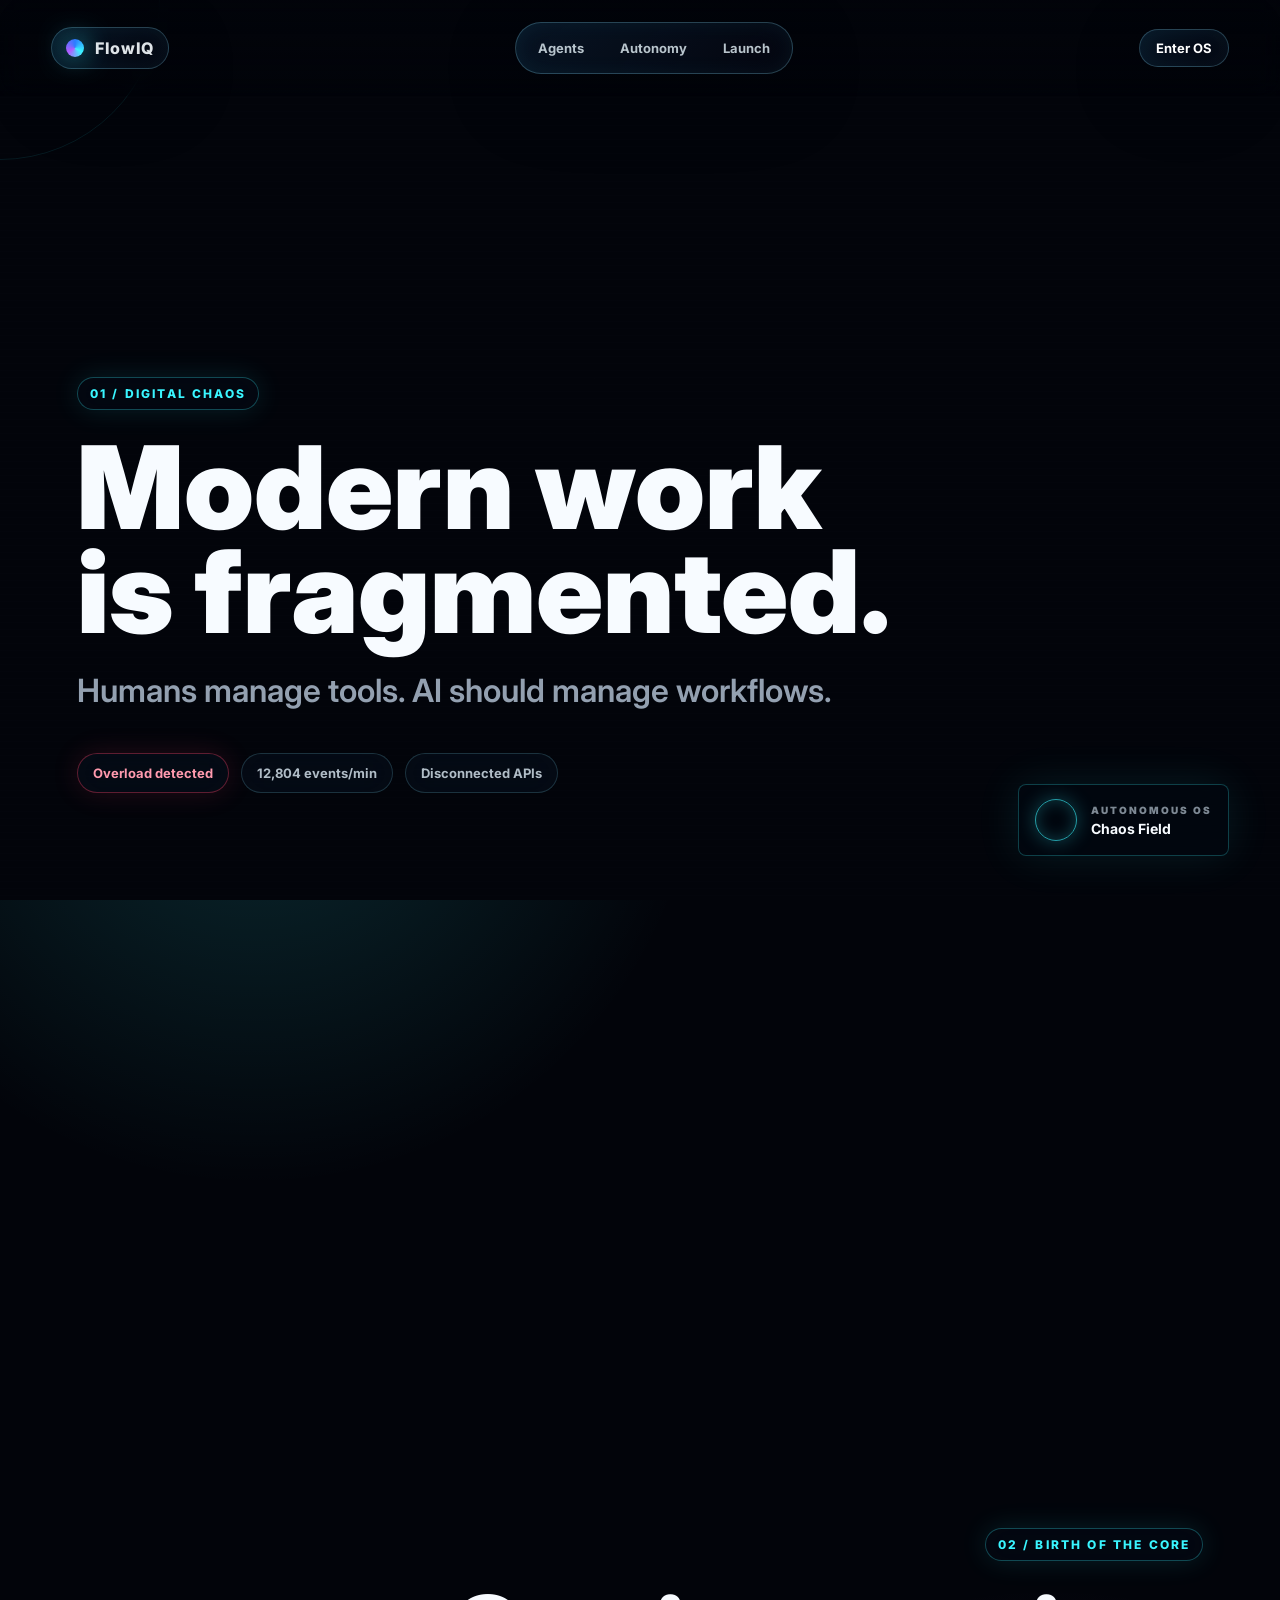
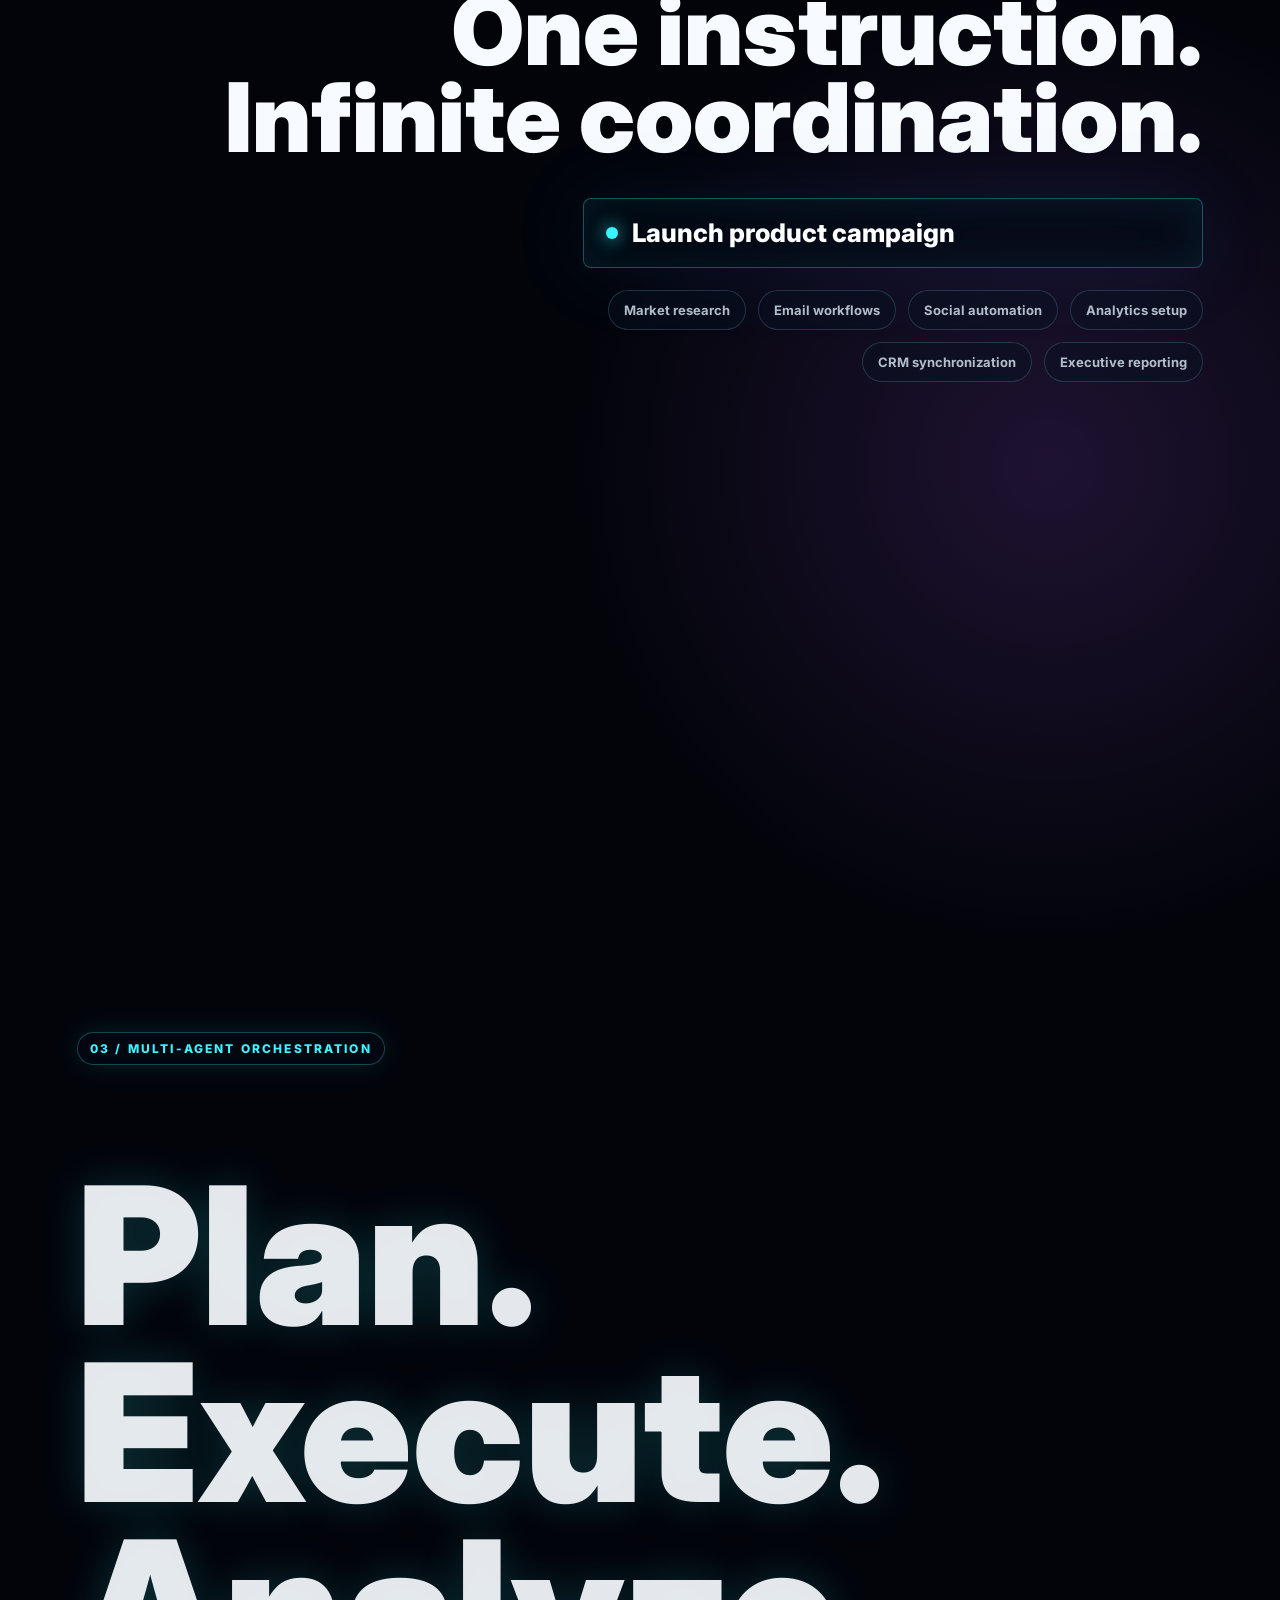
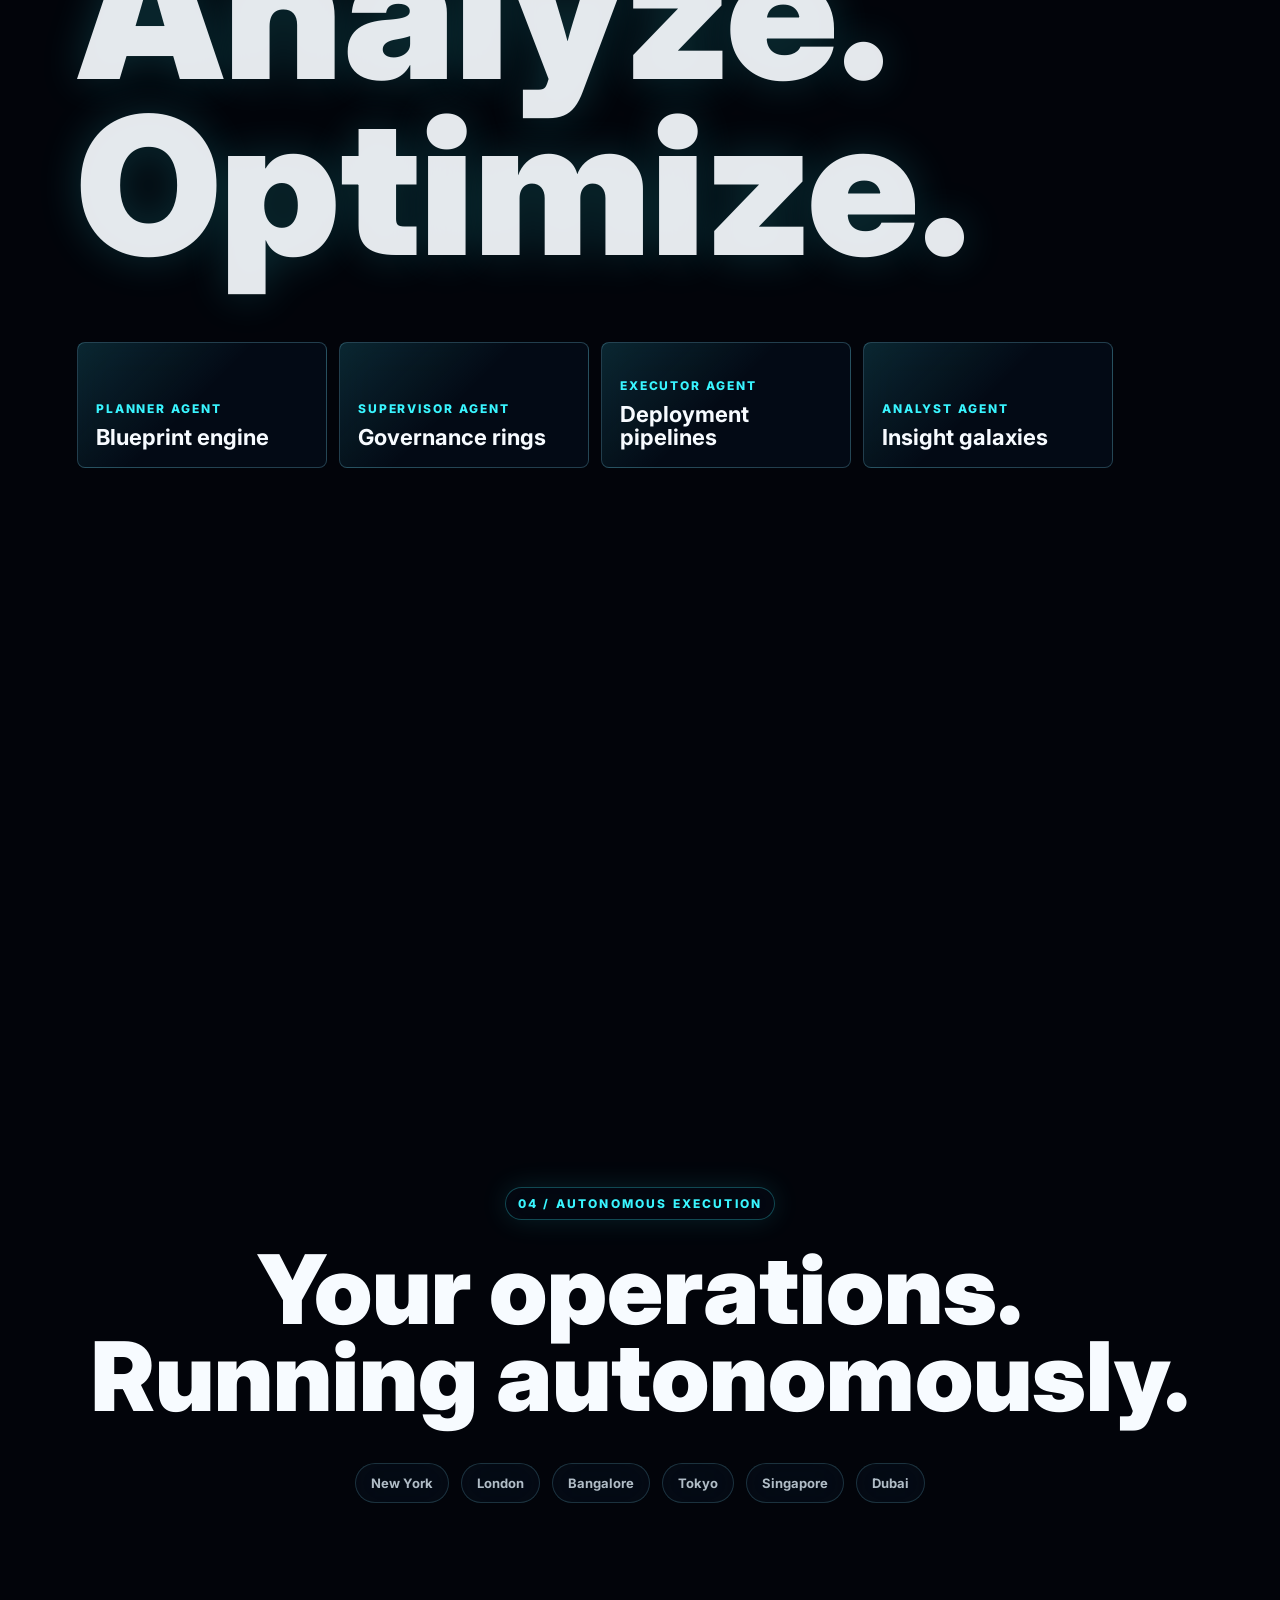
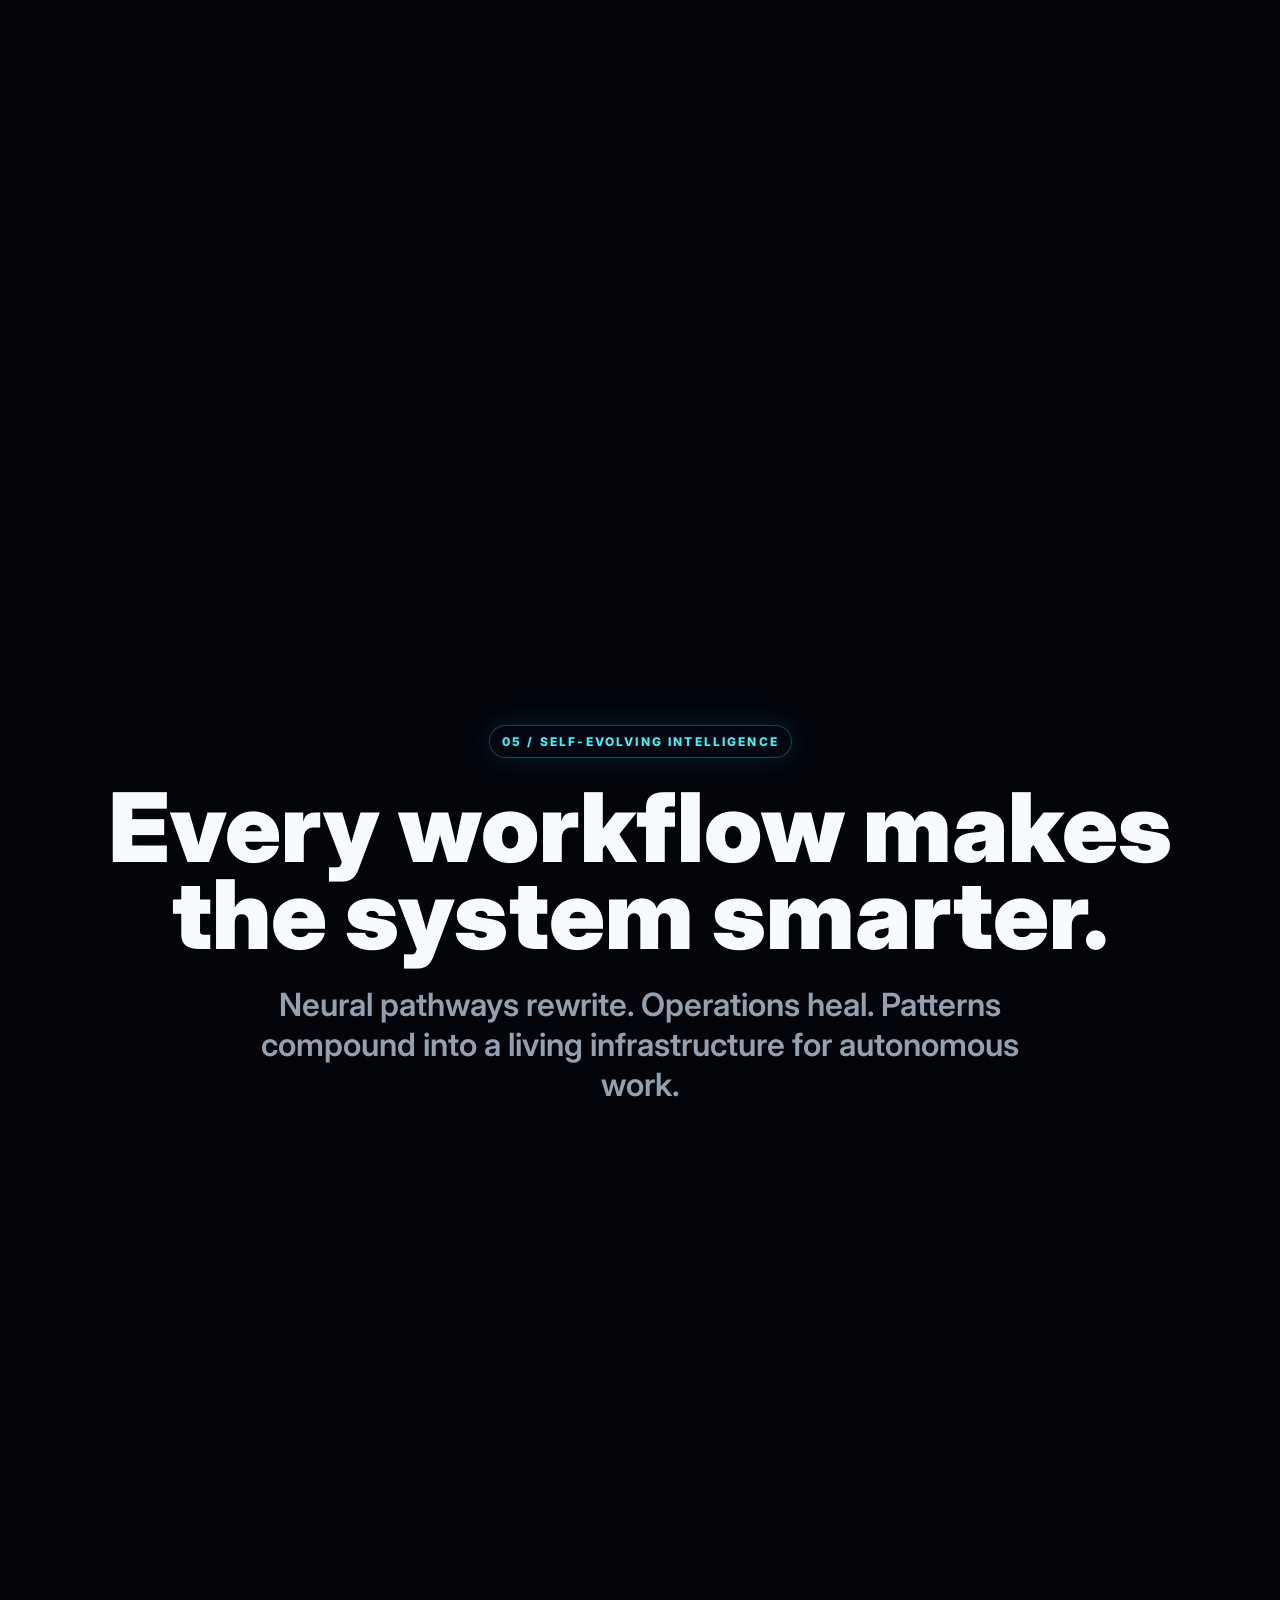
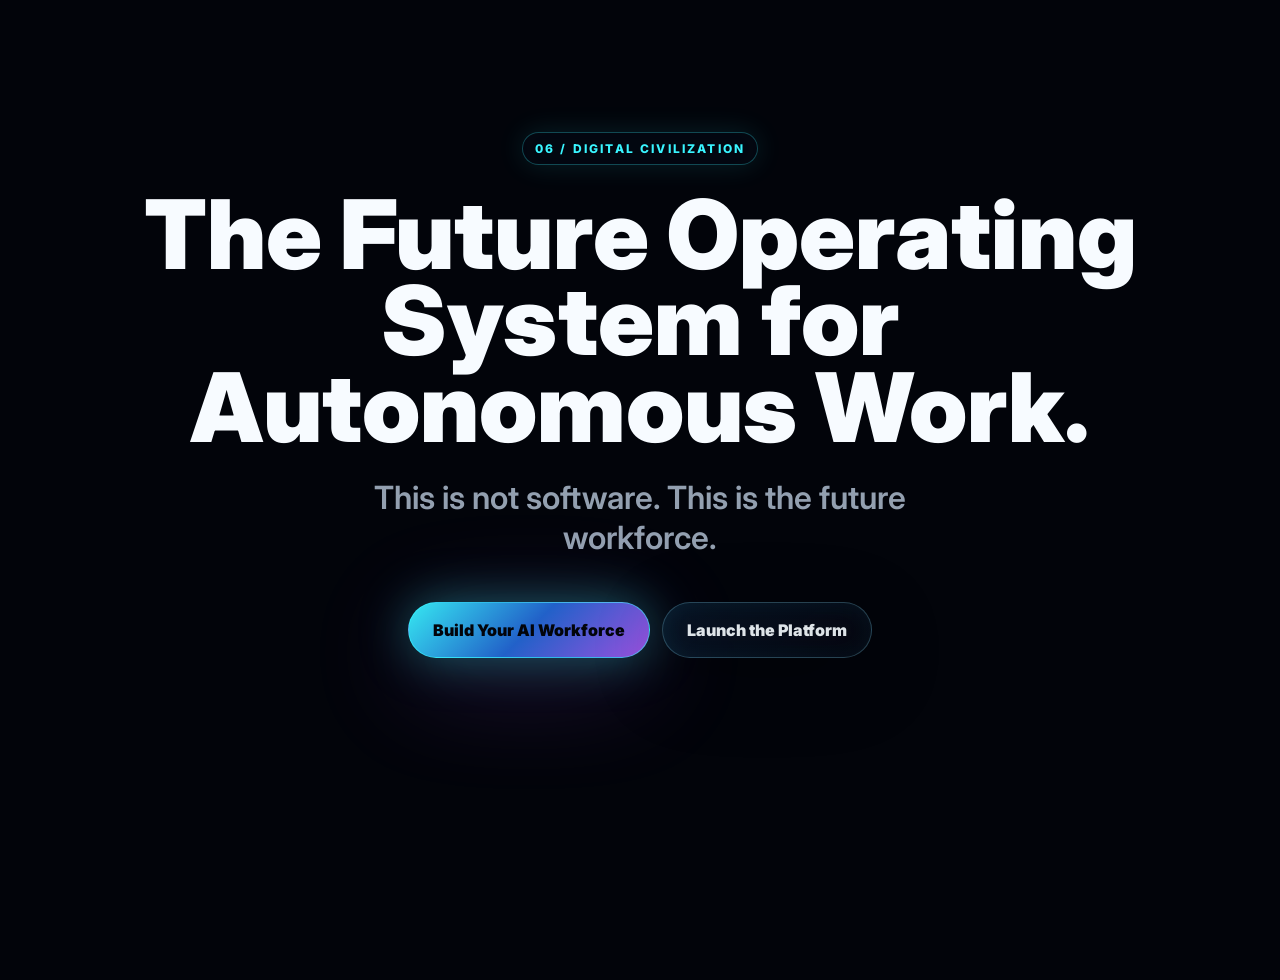
<file: frontend/index.html>
<!DOCTYPE html>
<html lang="en">
<head>
    <meta charset="UTF-8">
    <meta name="viewport" content="width=device-width, initial-scale=1.0">
    <title>FlowIQ</title>
    <meta http-equiv="refresh" content="0; url=landing.html">
    <script>
        // Redirect to landing page immediately
        window.location.replace("landing.html");
    </script>
    <style>
        body {
            display: flex;
            justify-content: center;
            align-items: center;
            min-height: 100vh;
            margin: 0;
            background: #02040a;
            font-family: Inter, -apple-system, BlinkMacSystemFont, "Segoe UI", sans-serif;
            color: #f7fbff;
        }
        .container {
            text-align: center;
        }
        p {
            margin: 1rem 0;
        }
        a {
            color: #39f5ff;
            text-decoration: none;
        }
        a:hover {
            text-decoration: underline;
        }
    </style>
</head>
<body>
    <div class="container">
        <p>Launching FlowIQ...</p>
        <p><a href="landing.html">Click here if not redirected</a></p>
    </div>
</body>
</html>
</file>
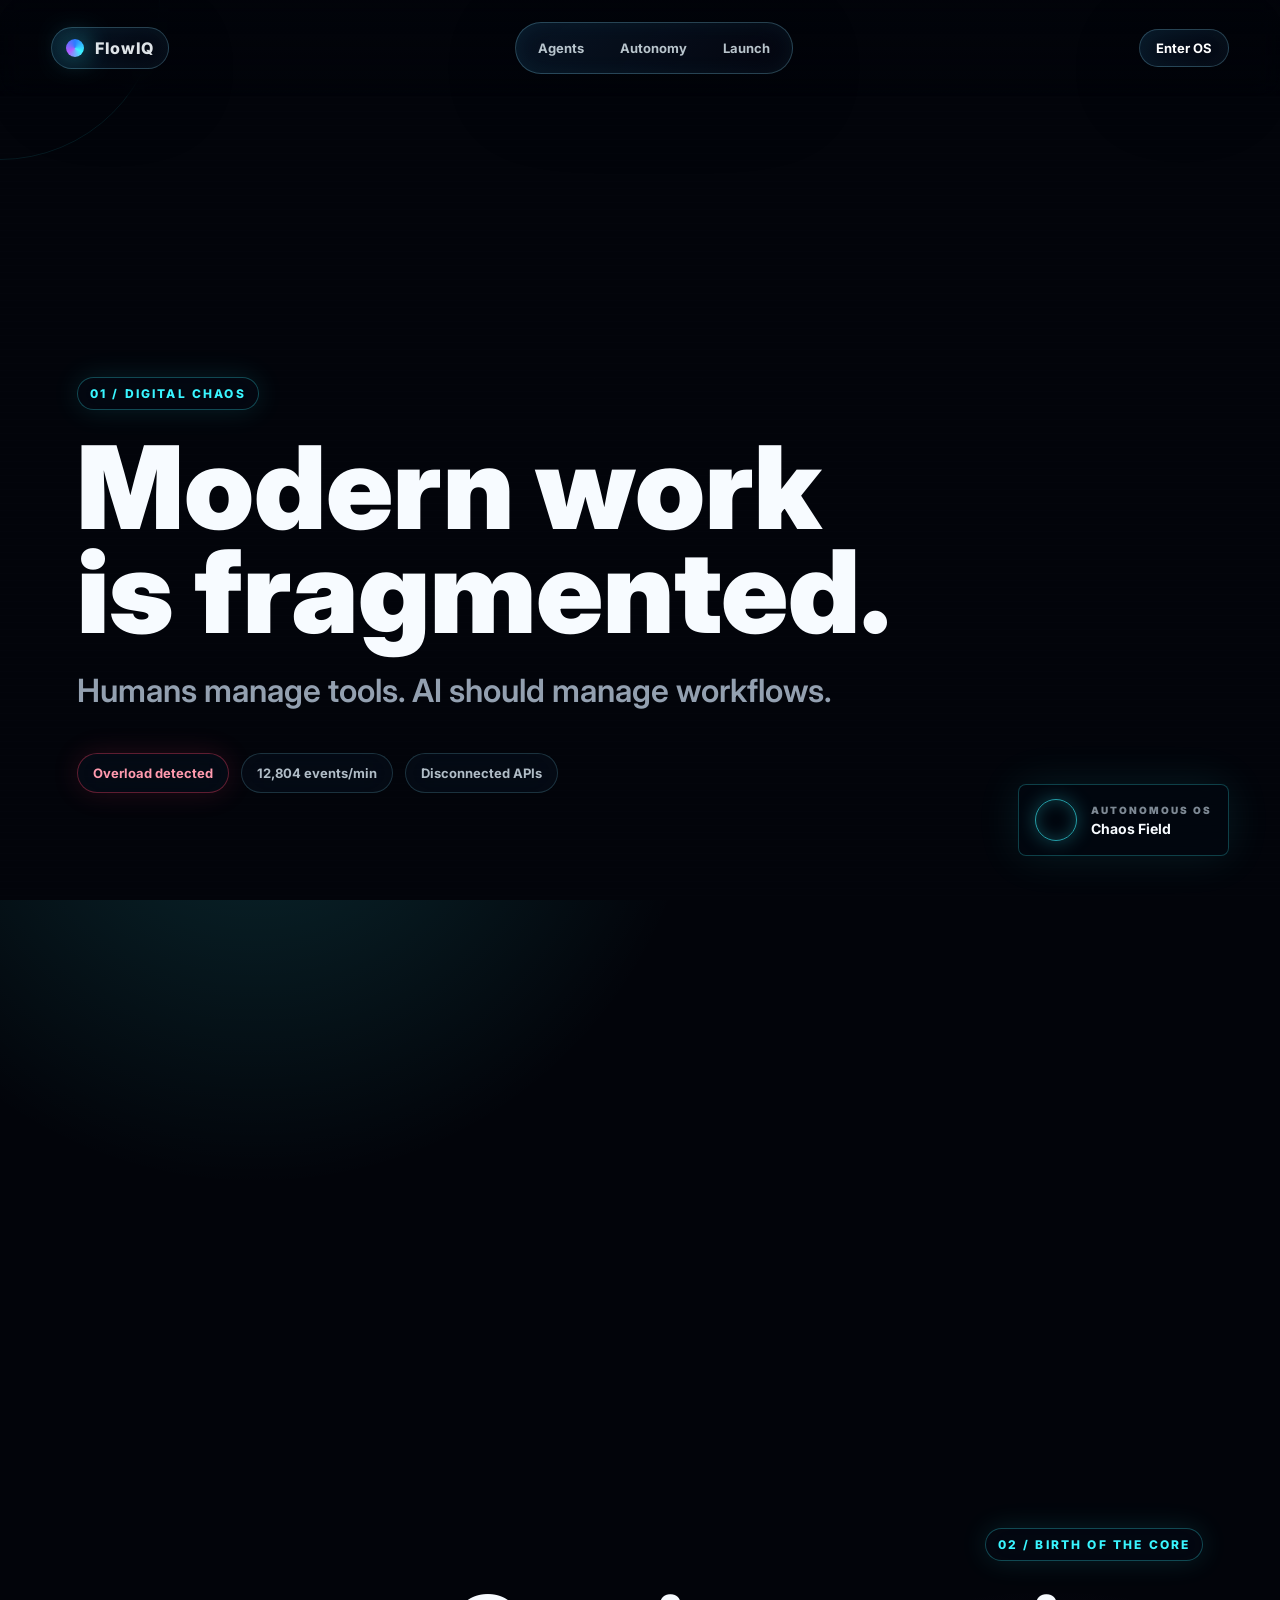
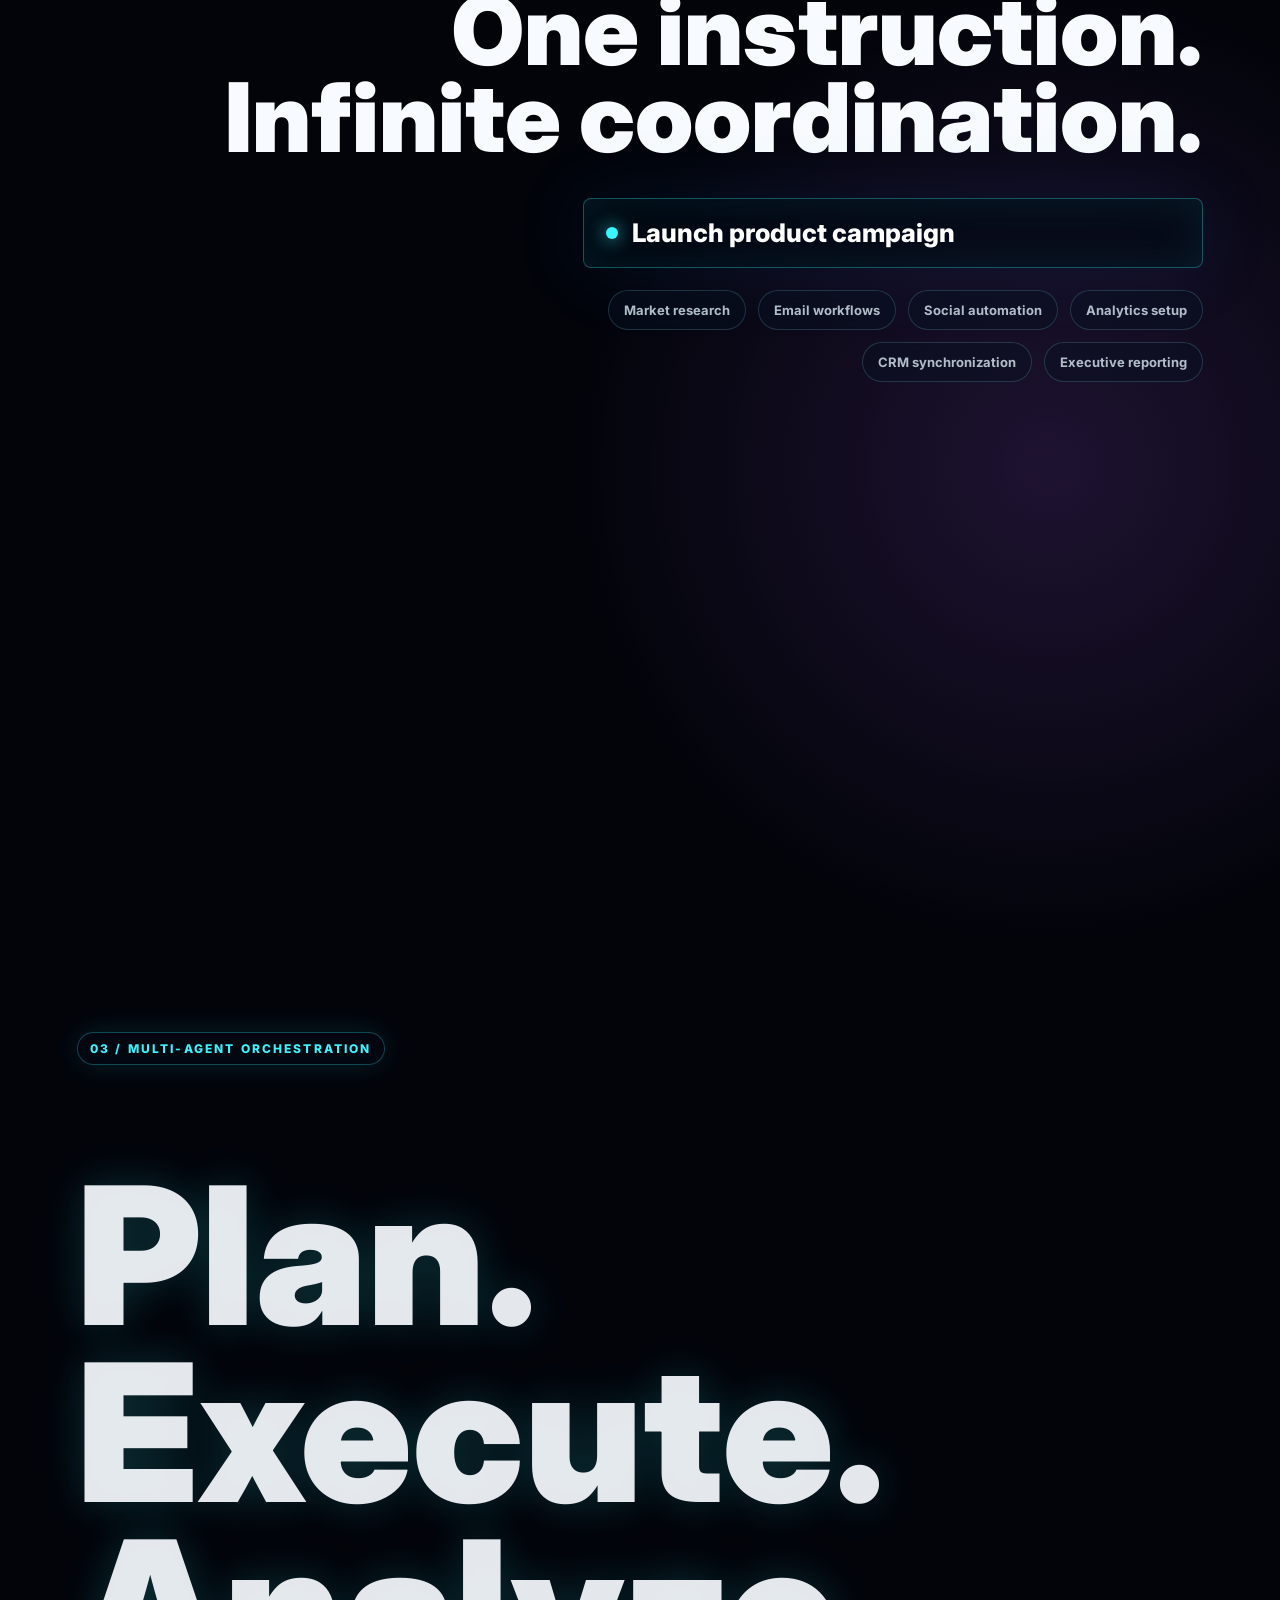
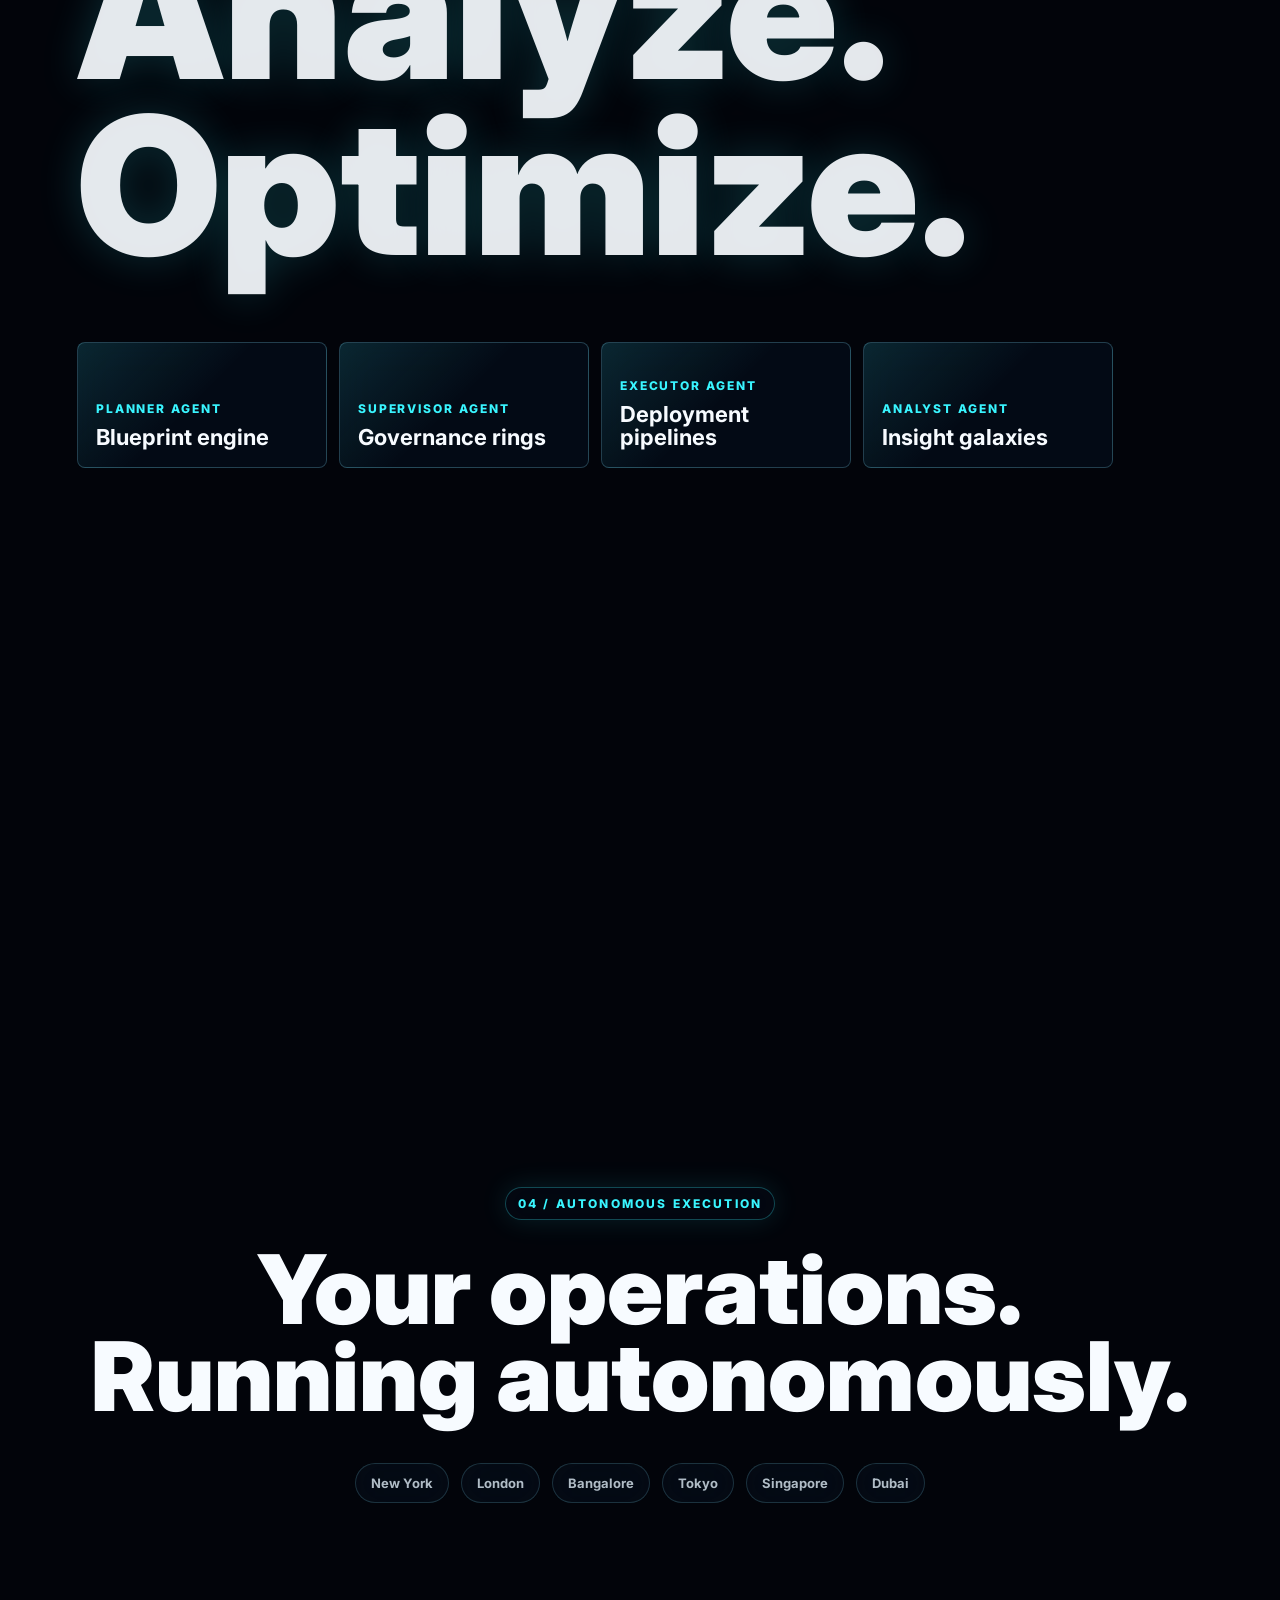
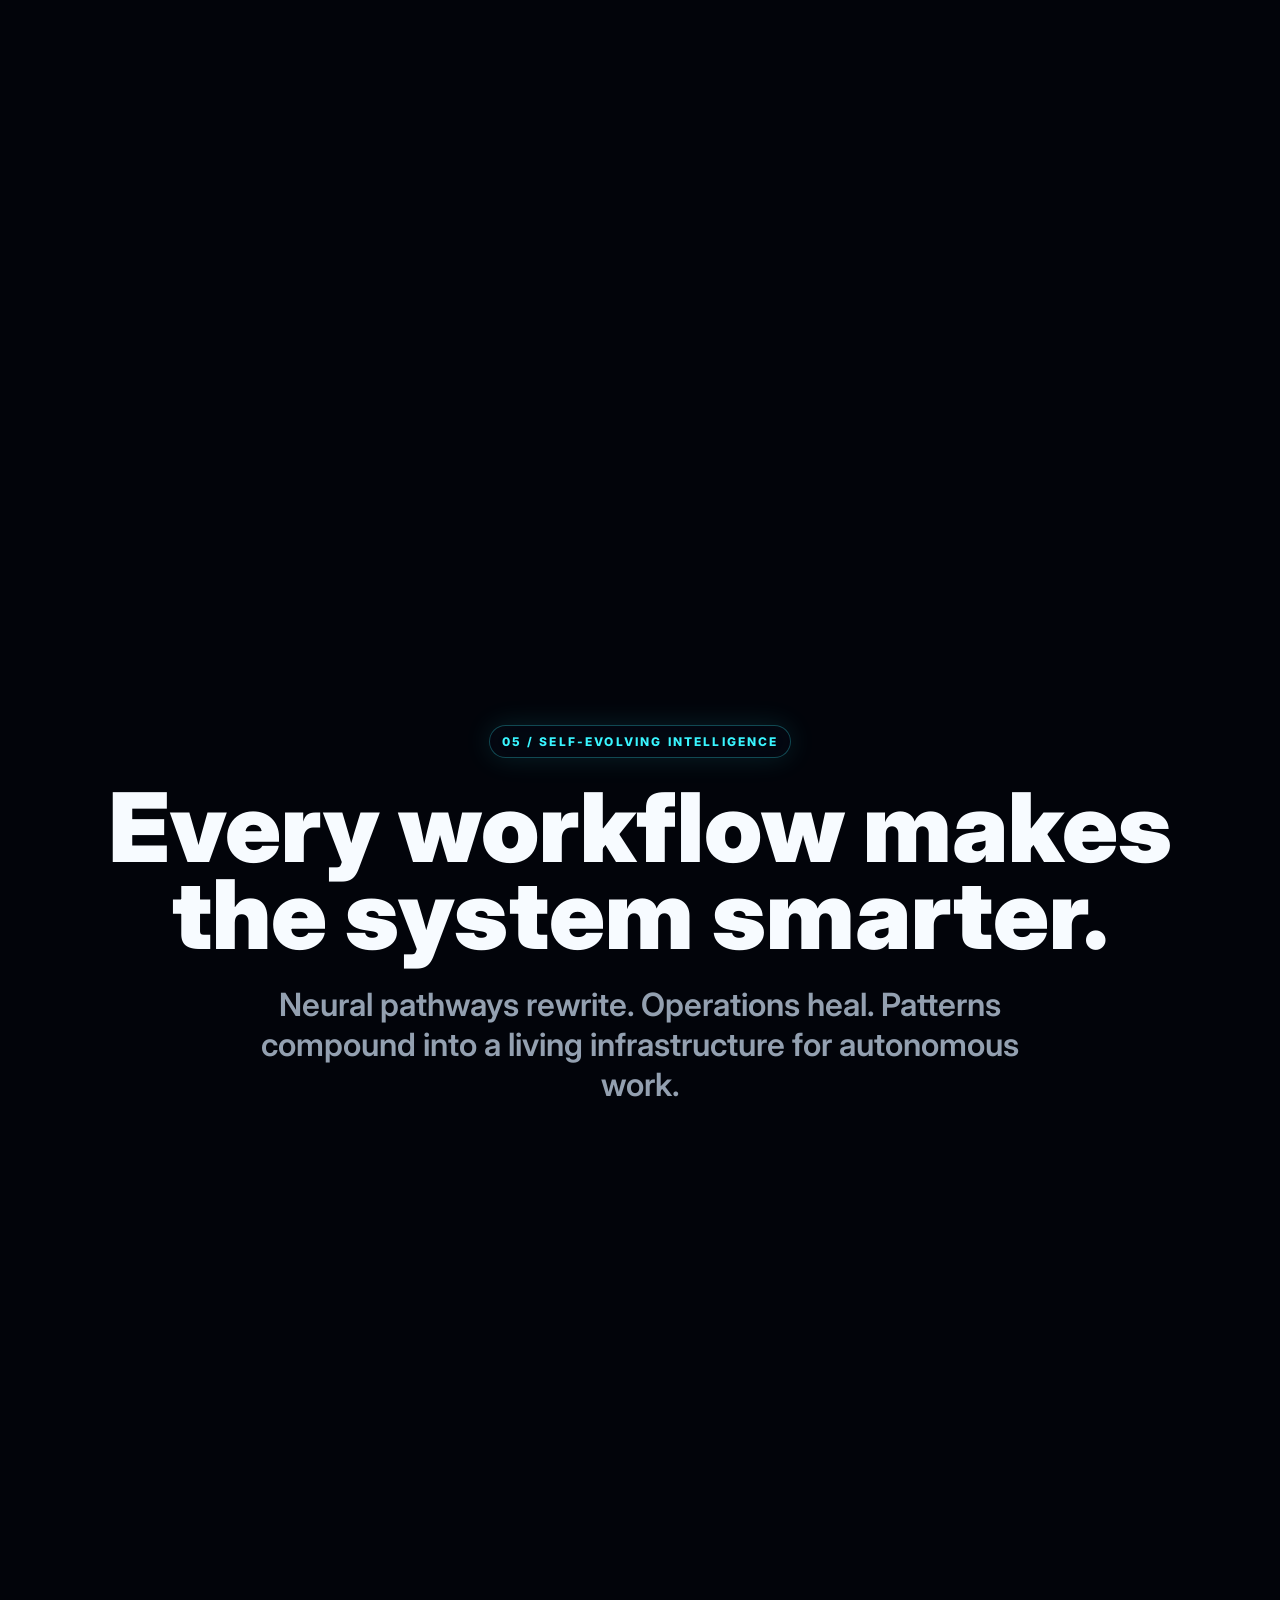
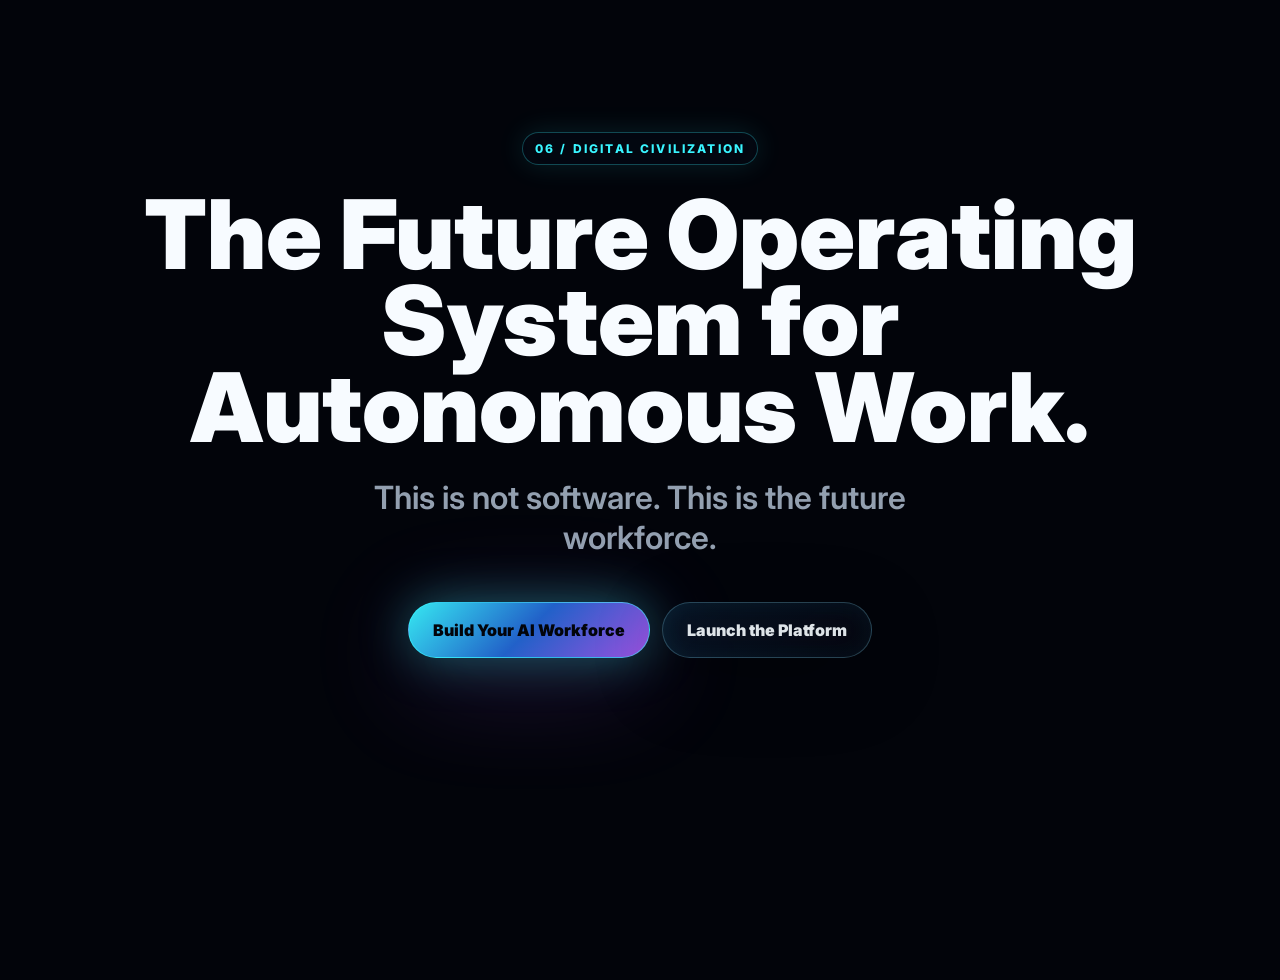
<file: frontend/dashboard.html>
<!DOCTYPE html>
<html lang="en">
<head>
    <meta charset="UTF-8">
    <meta name="viewport" content="width=device-width, initial-scale=1.0">
    <title>FlowIQ</title>
    <link rel="stylesheet" href="styles.css">
    <link href="https://fonts.googleapis.com/css2?family=Inter:wght@400;500;600;700;800;900&display=swap" rel="stylesheet">
</head>
<body>
<div class="app-atmosphere" aria-hidden="true"></div>
<div class="app-shell">
    <aside class="sidebar" id="sidebar">
        <div class="brand">
            <span class="brand-mark"></span>
            <div>
                <p class="brand-name">FlowIQ</p>
                <p class="brand-sub">Orchestration Workspace</p>
            </div>
        </div>

        <nav class="sidebar-nav">
            <button class="nav-item active" onclick="showSection('dashboard', this)">
                <span>Dashboard</span>
            </button>
            <button class="nav-item" onclick="showSection('analysis', this)">
                <span>Analysis</span>
            </button>
            <button class="nav-item" onclick="showSection('reports', this)">
                <span>Reports</span>
            </button>
            <button class="nav-item" onclick="showSection('history', this)">
                <span>Task History</span>
            </button>
        </nav>

        <div class="sidebar-footer">
            <button class="ghost-btn" onclick="logout()">Logout</button>
        </div>
    </aside>

    <main class="main-content">
        <header class="topbar">
            <div>
                <h1 class="page-title">FlowIQ</h1>
                <p class="page-subtitle">AI workflow orchestration, analytics, and reporting</p>
            </div>
            <div class="topbar-actions">
                <button id="themeToggle" class="theme-switch" type="button" title="Toggle color mode" aria-label="Toggle color mode" onclick="toggleTheme()">
                    <span class="theme-switch-label">Theme</span>
                    <span class="theme-switch-track" aria-hidden="true">
                        <span class="theme-switch-option">Light</span>
                        <span class="theme-switch-option">Dark</span>
                        <span class="theme-switch-thumb"></span>
                    </span>
                    <span id="themeToggleText" class="sr-only">Light mode</span>
                </button>
            </div>
        </header>

        <section id="authCheck" class="auth-check hidden">
            <p>Checking your session...</p>
        </section>

        <section id="dashboardSection" class="section-shell">
            <div class="content-grid">
                <div class="left-col">
                    <div class="card">
                        <div class="card-header">
                            <h2>Upload Dataset</h2>
                        </div>
                        <div class="card-body">
                            <label class="drop-zone" id="dropZone">
                                <input type="file" id="fileInput" accept=".csv,.xlsx,.json" hidden>
                                <p>Drop file here or click to select</p>
                                <small>CSV, XLSX, JSON</small>
                                <div class="file-selected hidden" id="fileSelected">
                                    <span id="fileName"></span>
                                </div>
                            </label>
                            <button class="btn btn-primary" id="uploadBtn" onclick="uploadFile()" disabled>Upload File</button>
                        </div>
                    </div>

                    <div class="card">
                        <div class="card-header">
                            <h2>Analysis Request</h2>
                        </div>
                        <div class="card-body">
                            <textarea
                                id="taskInput"
                                rows="5"
                                placeholder="Example: Compare revenue performance by region, highlight anomalies, and summarize operational risk areas."
                            ></textarea>
                            <button class="btn btn-accent" id="runBtn" onclick="createTask()" disabled>Run Analysis</button>
                        </div>
                    </div>
                </div>

                <div class="right-col">
                    <div class="card">
                        <div class="card-header split">
                            <h2>Agent Pipeline</h2>
                            <span class="pill" id="pipelineState">Idle</span>
                        </div>
                        <div class="card-body">
                            <div class="pipeline-grid">
                                <div class="agent-node" id="agent-Data">
                                    <p class="agent-name">Data Agent</p>
                                    <p class="agent-status" id="status-Data">Idle</p>
                                </div>
                                <div class="agent-node" id="agent-Analysis">
                                    <p class="agent-name">Analysis Agent</p>
                                    <p class="agent-status" id="status-Analysis">Idle</p>
                                </div>
                                <div class="agent-node" id="agent-Visualization">
                                    <p class="agent-name">Visualization Agent</p>
                                    <p class="agent-status" id="status-Visualization">Idle</p>
                                </div>
                                <div class="agent-node" id="agent-Report">
                                    <p class="agent-name">Report Agent</p>
                                    <p class="agent-status" id="status-Report">Idle</p>
                                </div>
                            </div>
                        </div>
                    </div>

                    <div class="card">
                        <div class="card-header split">
                            <h2>Live Activity Log</h2>
                            <span class="pill" id="logCount">0 events</span>
                        </div>
                        <div class="card-body">
                            <div class="logs-container" id="logs">
                                <div class="logs-empty">No activity yet. Run an analysis to stream logs.</div>
                            </div>
                        </div>
                    </div>

                    <div class="card hidden" id="resultCard">
                        <div class="card-header">
                            <h2>Exports</h2>
                        </div>
                        <div class="card-body" id="result"></div>
                    </div>
                </div>
            </div>
        </section>

        <section id="analysisSection" class="section-shell hidden"></section>
        <section id="reportsSection" class="section-shell hidden"></section>
        <section id="historySection" class="section-shell hidden"></section>
    </main>
</div>

<div id="loadingOverlay" class="loading-overlay">
    <div class="loading-box">
        <div class="thinking-loader" id="thinkingLoader" aria-hidden="true">
            <svg viewBox="0 0 100 100" fill="none">
                <g id="thinkingLoaderGroup">
                    <path id="thinkingLoaderPath" stroke="currentColor" stroke-linecap="round" stroke-linejoin="round" opacity="0.12"></path>
                </g>
            </svg>
        </div>
        <p id="loadingTitle" class="loading-title">Processing...</p>
        <p class="loading-subtitle">Agents are coordinating the workflow</p>
    </div>
</div>

<div id="exportPreviewModal" class="export-preview-modal hidden" role="dialog" aria-modal="true" aria-labelledby="exportPreviewTitle">
    <div class="export-preview-backdrop" onclick="closeExportPreview()"></div>
    <div class="export-preview-panel">
        <div class="export-preview-header">
            <div>
                <p id="exportPreviewLabel" class="export-preview-label">Preview</p>
                <h3 id="exportPreviewTitle">Export Preview</h3>
            </div>
            <button class="mini-btn" type="button" onclick="closeExportPreview()">Close</button>
        </div>
        <div id="exportPreviewBody" class="export-preview-body"></div>
    </div>
</div>

<aside id="downloadPrompt" class="download-prompt" aria-live="polite">
    <p class="download-title">Download ready</p>
    <p id="downloadPromptText" class="download-text">Your export is prepared.</p>
    <div class="download-actions">
        <button class="mini-btn" type="button" onclick="dismissDownloadPrompt()">Not now</button>
        <button class="mini-btn primary-action" type="button" onclick="confirmDownloadPrompt()">Download</button>
    </div>
</aside>

<div id="toastContainer"></div>

<script src="toast.js"></script>
<script src="loading.js"></script>
<script src="app.js"></script>
</body>
</html>
</file>
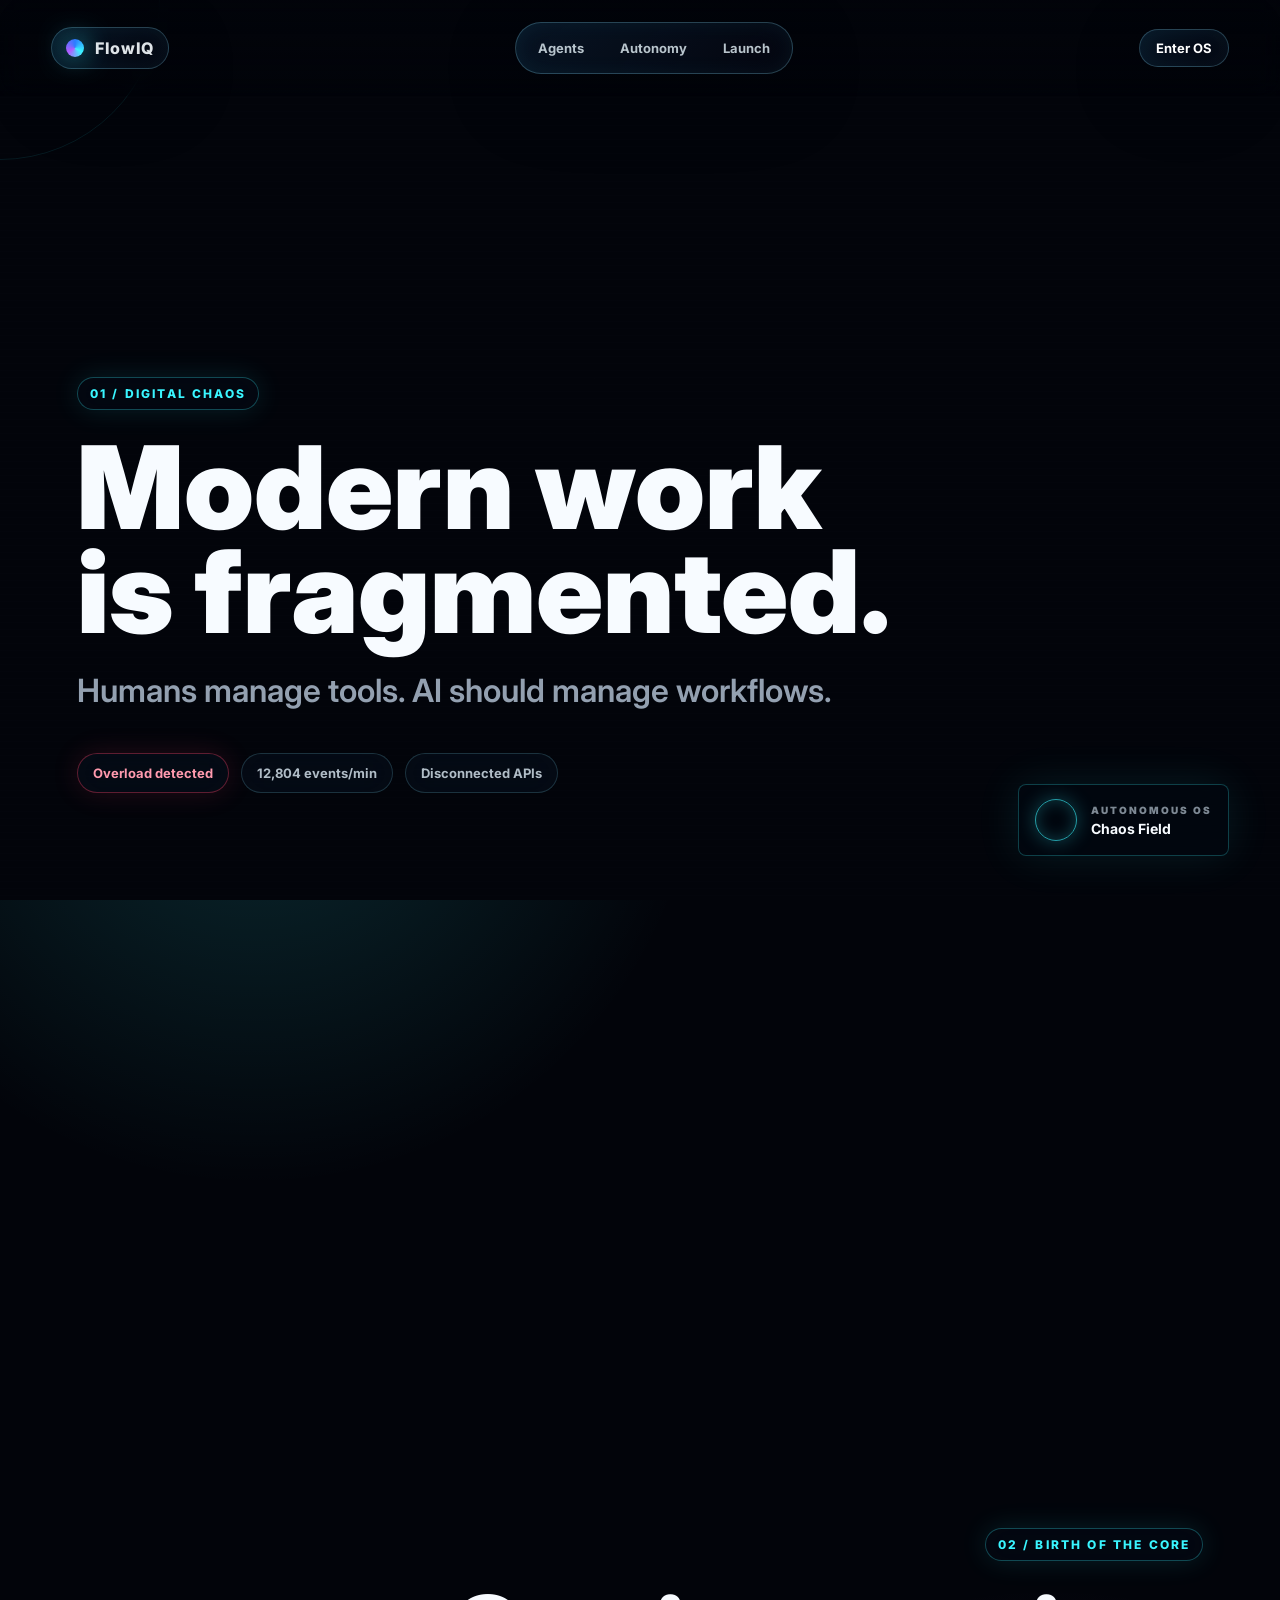
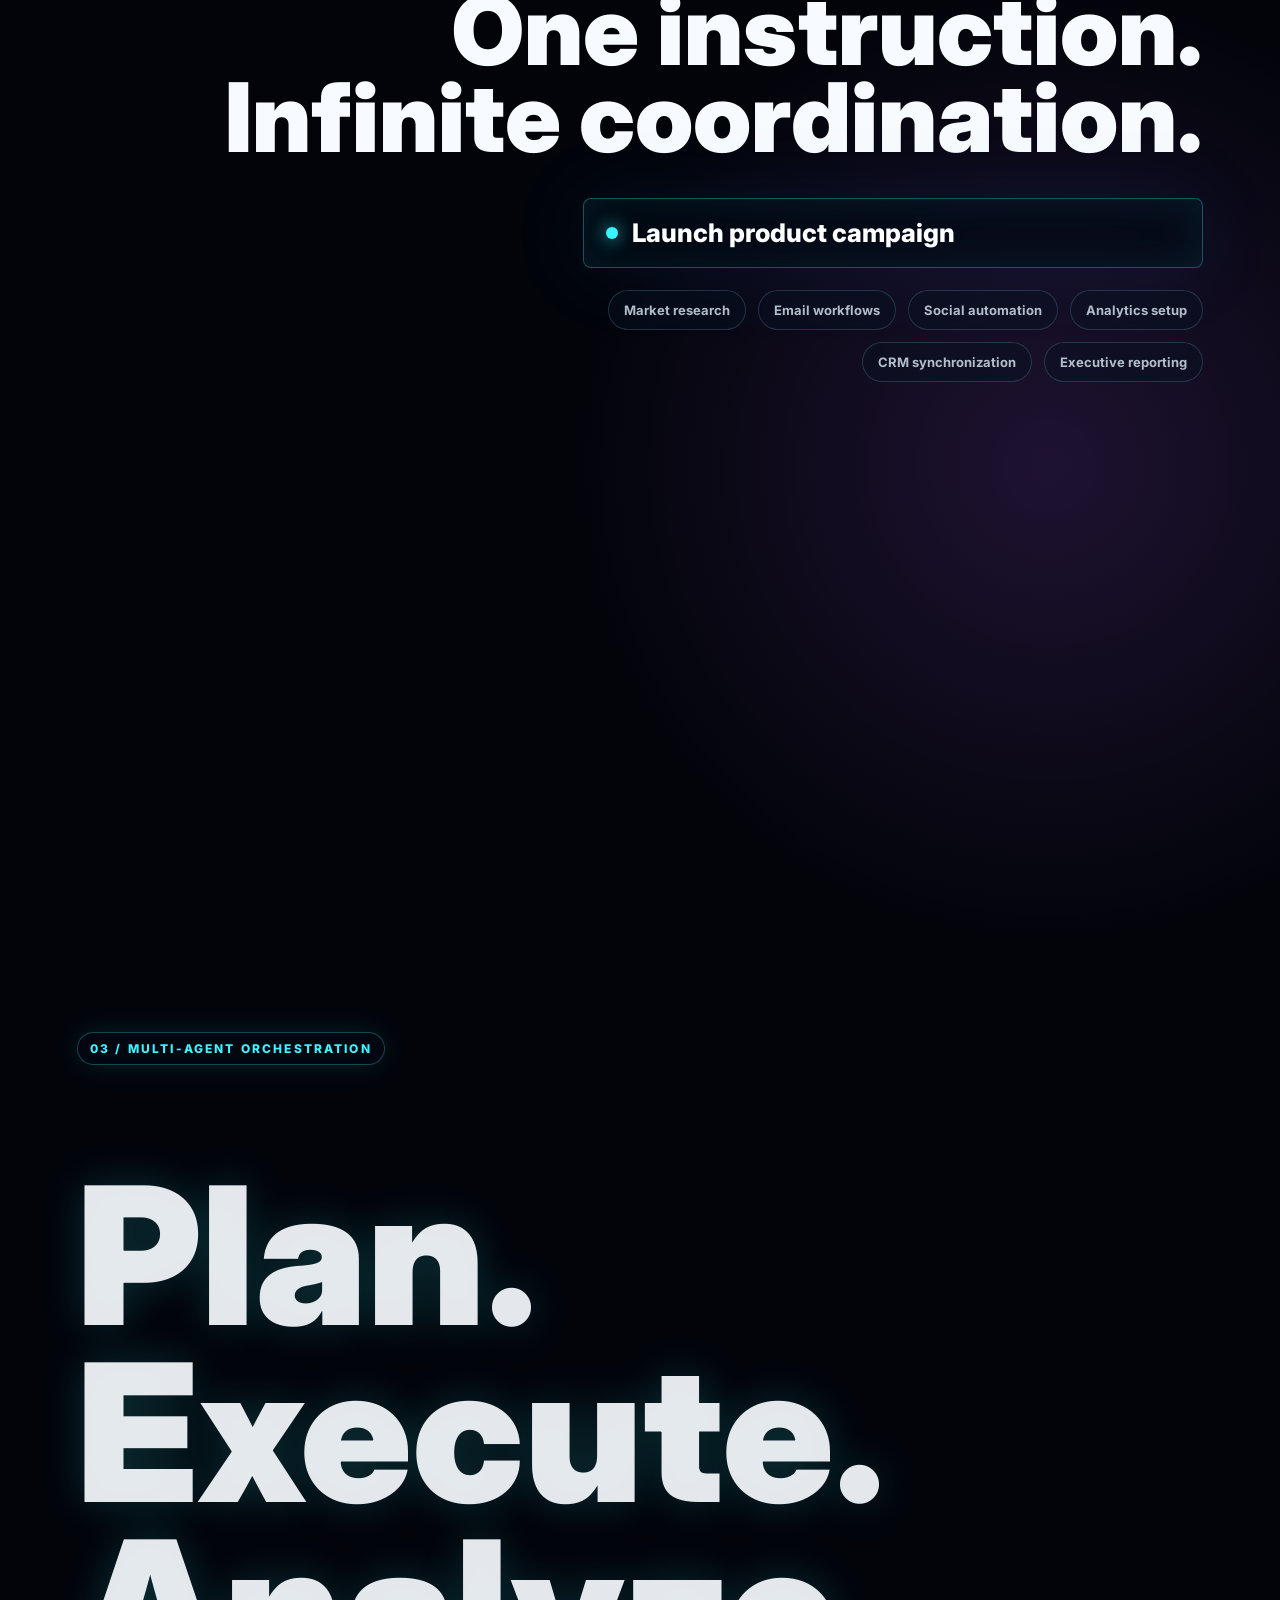
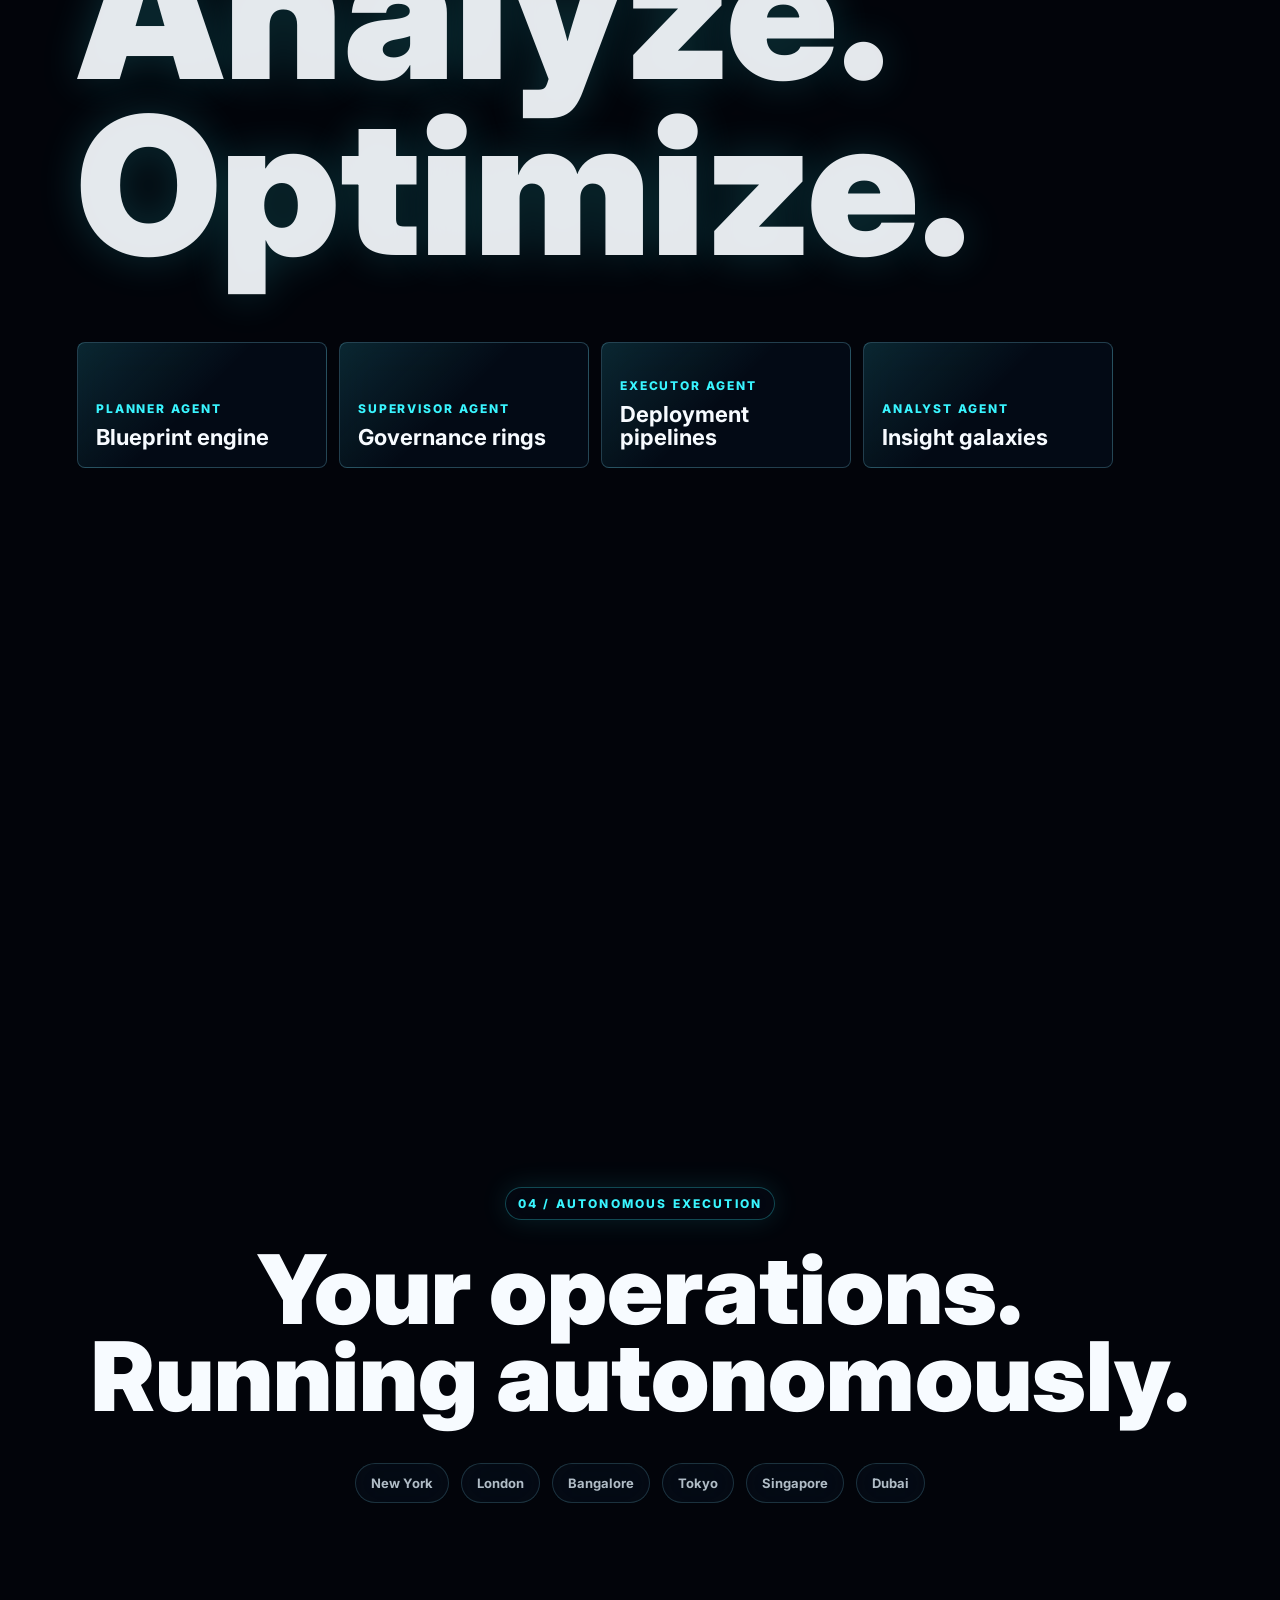
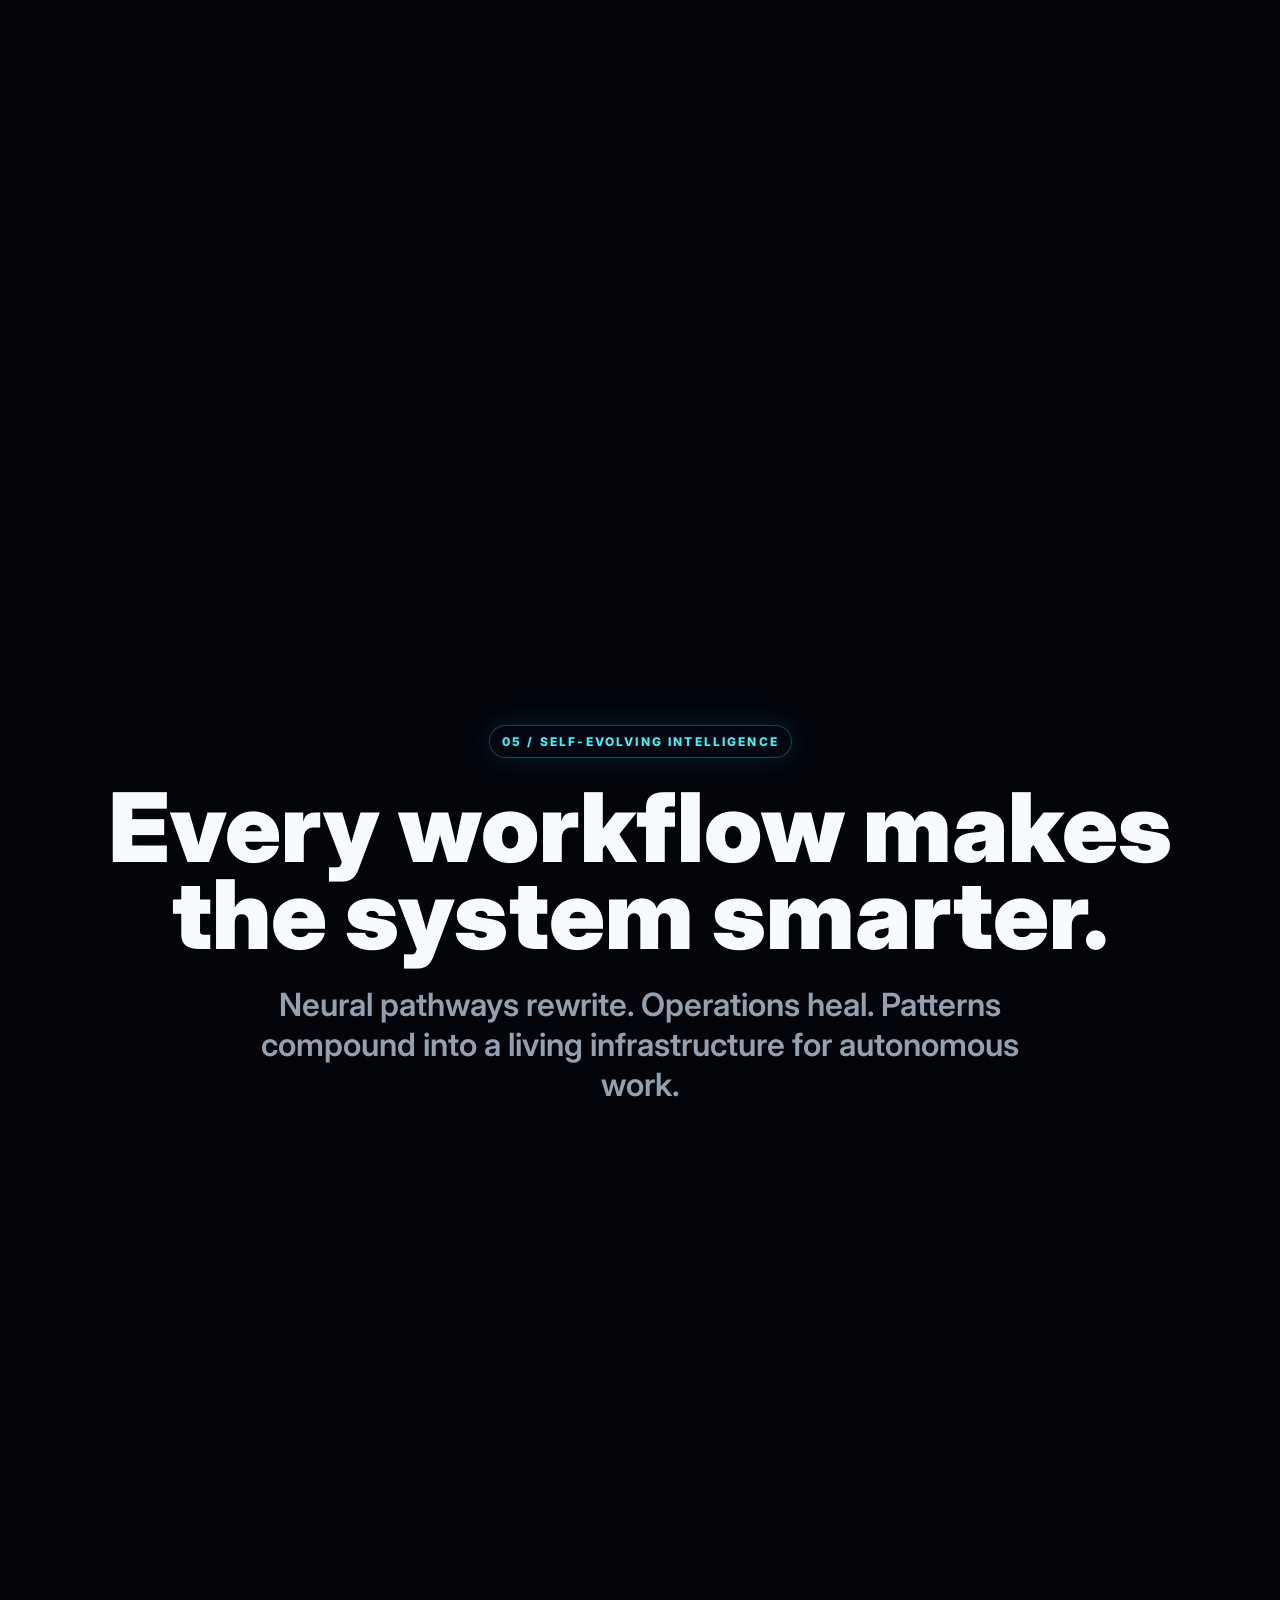
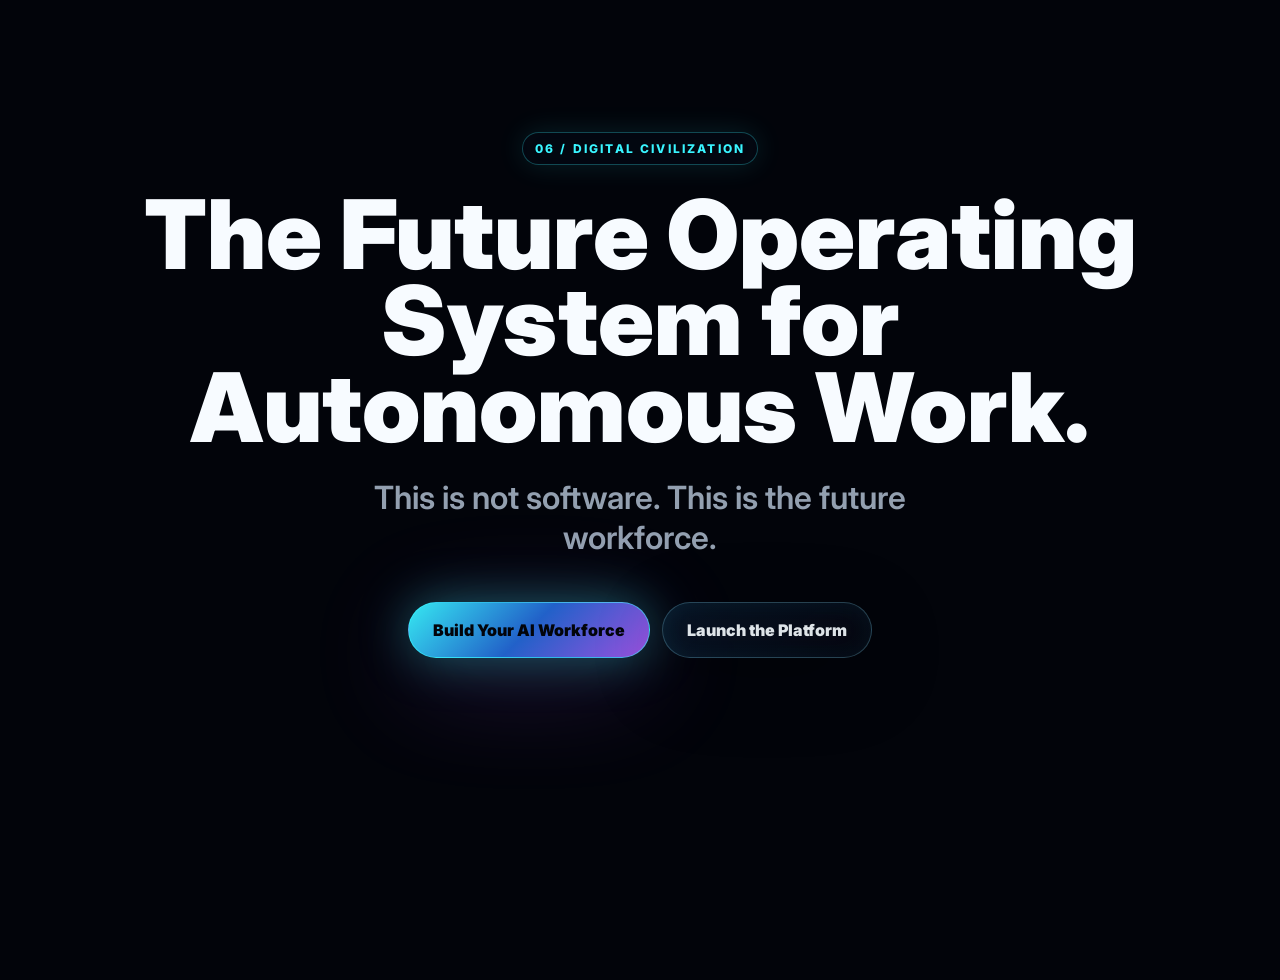
<file: frontend/landing.html>
<!DOCTYPE html>
<html lang="en">
<head>
    <meta charset="UTF-8">
    <meta name="viewport" content="width=device-width, initial-scale=1.0">
    <title>FlowIQ | Autonomous Work OS</title>
    <meta name="description" content="A cinematic AI operating system for autonomous multi-agent work.">
    <link rel="preconnect" href="https://fonts.googleapis.com">
    <link rel="preconnect" href="https://fonts.gstatic.com" crossorigin>
    <link href="https://fonts.googleapis.com/css2?family=Inter:wght@400;500;600;700;800;900&display=swap" rel="stylesheet">
    <link rel="stylesheet" href="landing.css">
</head>
<body>
    <canvas id="ai-os-canvas" aria-hidden="true"></canvas>
    <div class="noise-layer" aria-hidden="true"></div>
    <div class="scanlines" aria-hidden="true"></div>
    <div class="cursor-orbit" aria-hidden="true"></div>

    <header class="landing-nav">
        <a class="brand-sigil" href="landing.html" aria-label="FlowIQ home">
            <span class="sigil-core"></span>
            <span>FlowIQ</span>
        </a>
        <nav aria-label="Primary navigation">
            <a href="#orchestration">Agents</a>
            <a href="#execution">Autonomy</a>
            <a href="#future">Launch</a>
        </nav>
        <a class="nav-cta magnetic" href="login.html">Enter OS</a>
    </header>

    <main id="smooth-content">
        <section class="story-section hero-panel" data-chapter="chaos">
            <div class="chapter-kicker">01 / Digital Chaos</div>
            <h1>Modern work is fragmented.</h1>
            <p class="hero-copy">Humans manage tools. AI should manage workflows.</p>
            <div class="system-readout">
                <span>Overload detected</span>
                <span>12,804 events/min</span>
                <span>Disconnected APIs</span>
            </div>
        </section>

        <section class="story-section split-panel" data-chapter="core">
            <div class="chapter-kicker">02 / Birth Of The Core</div>
            <h2>One instruction. Infinite coordination.</h2>
            <div class="command-console">
                <span class="console-dot"></span>
                <span>Launch product campaign</span>
            </div>
            <div class="task-stream" aria-label="Autonomous subtasks">
                <span>Market research</span>
                <span>Email workflows</span>
                <span>Social automation</span>
                <span>Analytics setup</span>
                <span>CRM synchronization</span>
                <span>Executive reporting</span>
            </div>
        </section>

        <section id="orchestration" class="story-section agent-panel" data-chapter="agents">
            <div class="chapter-kicker">03 / Multi-Agent Orchestration</div>
            <div class="agent-words" aria-label="Agent journey">
                <span>Plan.</span>
                <span>Execute.</span>
                <span>Analyze.</span>
                <span>Optimize.</span>
            </div>
            <div class="agent-grid">
                <article class="agent-card magnetic">
                    <span>Planner Agent</span>
                    <strong>Blueprint engine</strong>
                </article>
                <article class="agent-card magnetic">
                    <span>Supervisor Agent</span>
                    <strong>Governance rings</strong>
                </article>
                <article class="agent-card magnetic">
                    <span>Executor Agent</span>
                    <strong>Deployment pipelines</strong>
                </article>
                <article class="agent-card magnetic">
                    <span>Analyst Agent</span>
                    <strong>Insight galaxies</strong>
                </article>
            </div>
        </section>

        <section id="execution" class="story-section execution-panel" data-chapter="execution">
            <div class="chapter-kicker">04 / Autonomous Execution</div>
            <h2>Your operations. Running autonomously.</h2>
            <div class="world-ops">
                <span>New York</span>
                <span>London</span>
                <span>Bangalore</span>
                <span>Tokyo</span>
                <span>Singapore</span>
                <span>Dubai</span>
            </div>
        </section>

        <section class="story-section evolution-panel" data-chapter="evolution">
            <div class="chapter-kicker">05 / Self-Evolving Intelligence</div>
            <h2>Every workflow makes the system smarter.</h2>
            <p>Neural pathways rewrite. Operations heal. Patterns compound into a living infrastructure for autonomous work.</p>
        </section>

        <section id="future" class="story-section finale-panel" data-chapter="civilization">
            <div class="chapter-kicker">06 / Digital Civilization</div>
            <h2>The Future Operating System for Autonomous Work.</h2>
            <p>This is not software. This is the future workforce.</p>
            <div class="cta-row">
                <a class="primary-cta magnetic" href="signup.html">Build Your AI Workforce</a>
                <a class="secondary-cta magnetic" href="login.html">Launch the Platform</a>
            </div>
        </section>
    </main>

    <aside class="hud-panel" aria-hidden="true">
        <div class="hud-ring"></div>
        <div>
            <span class="hud-label">Autonomous OS</span>
            <strong id="hudStage">Chaos Field</strong>
        </div>
    </aside>

    <script type="module" src="landing.js"></script>
</body>
</html>
</file>
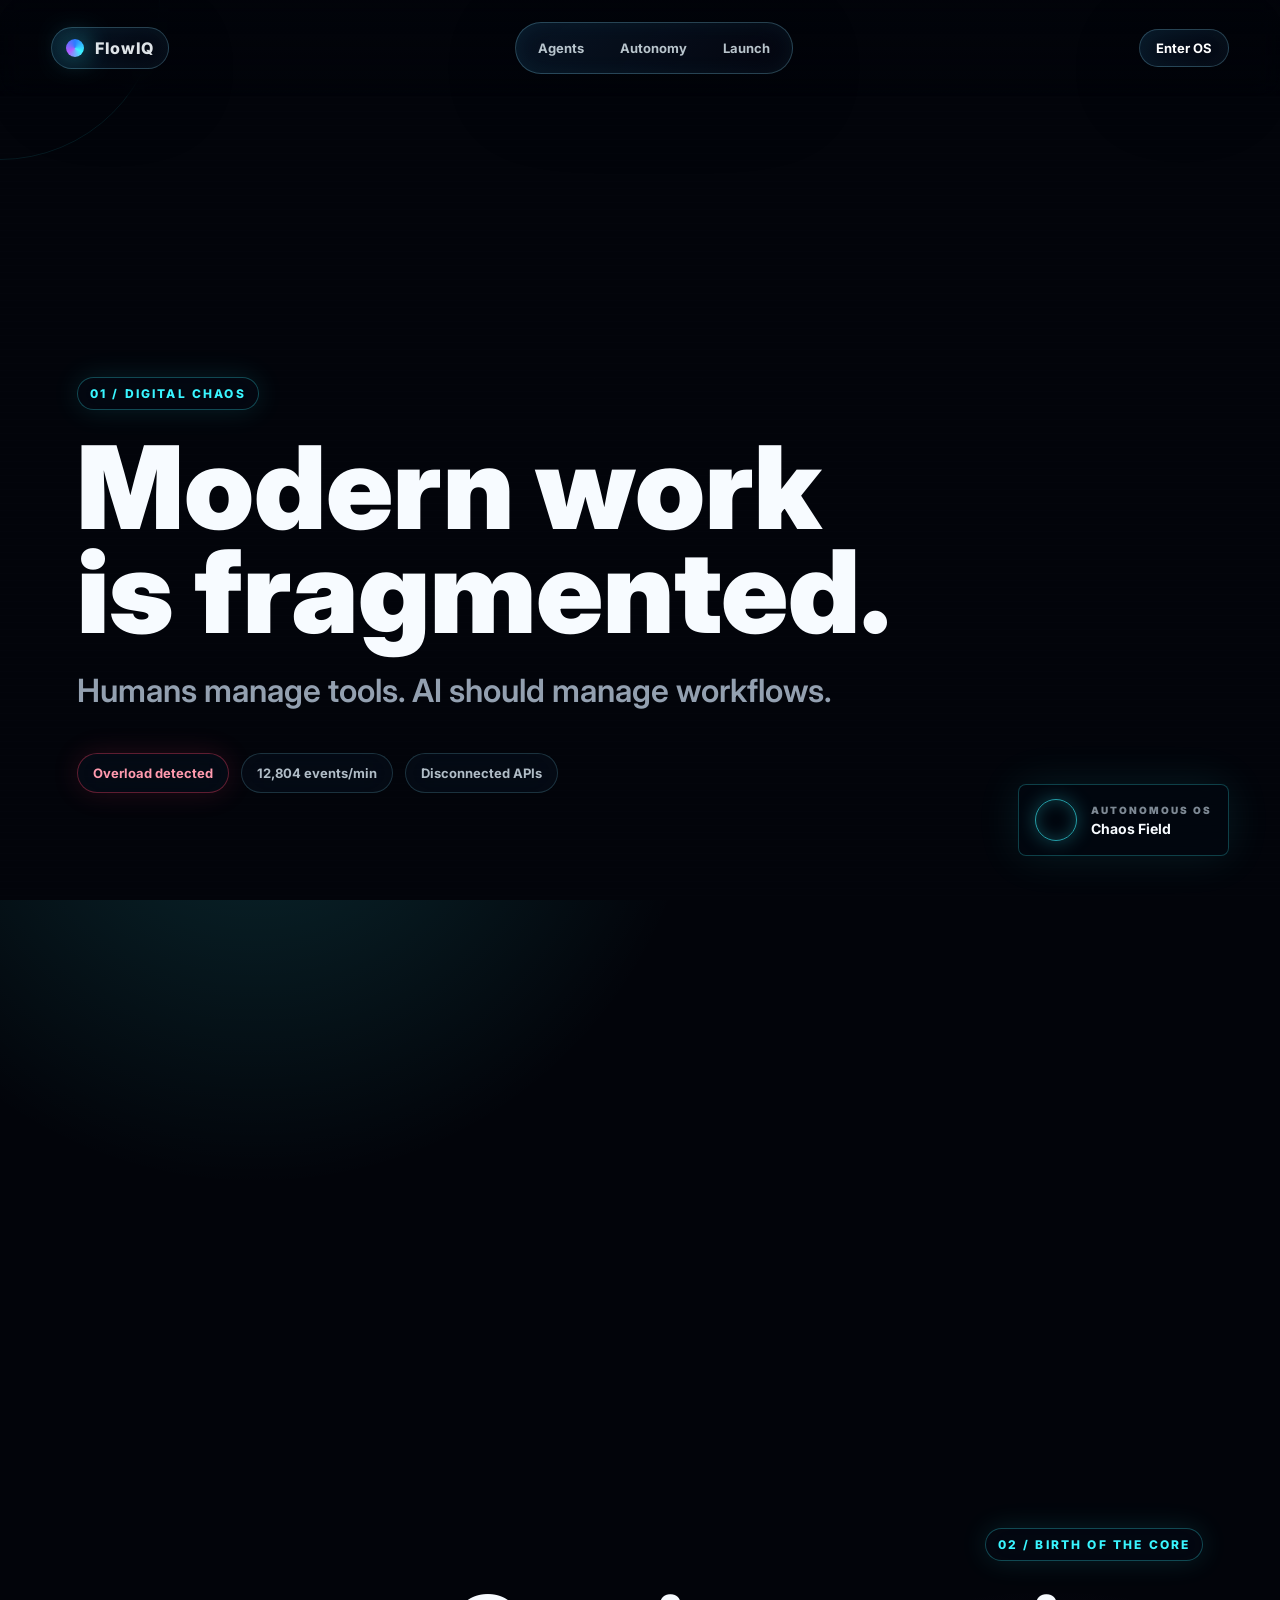
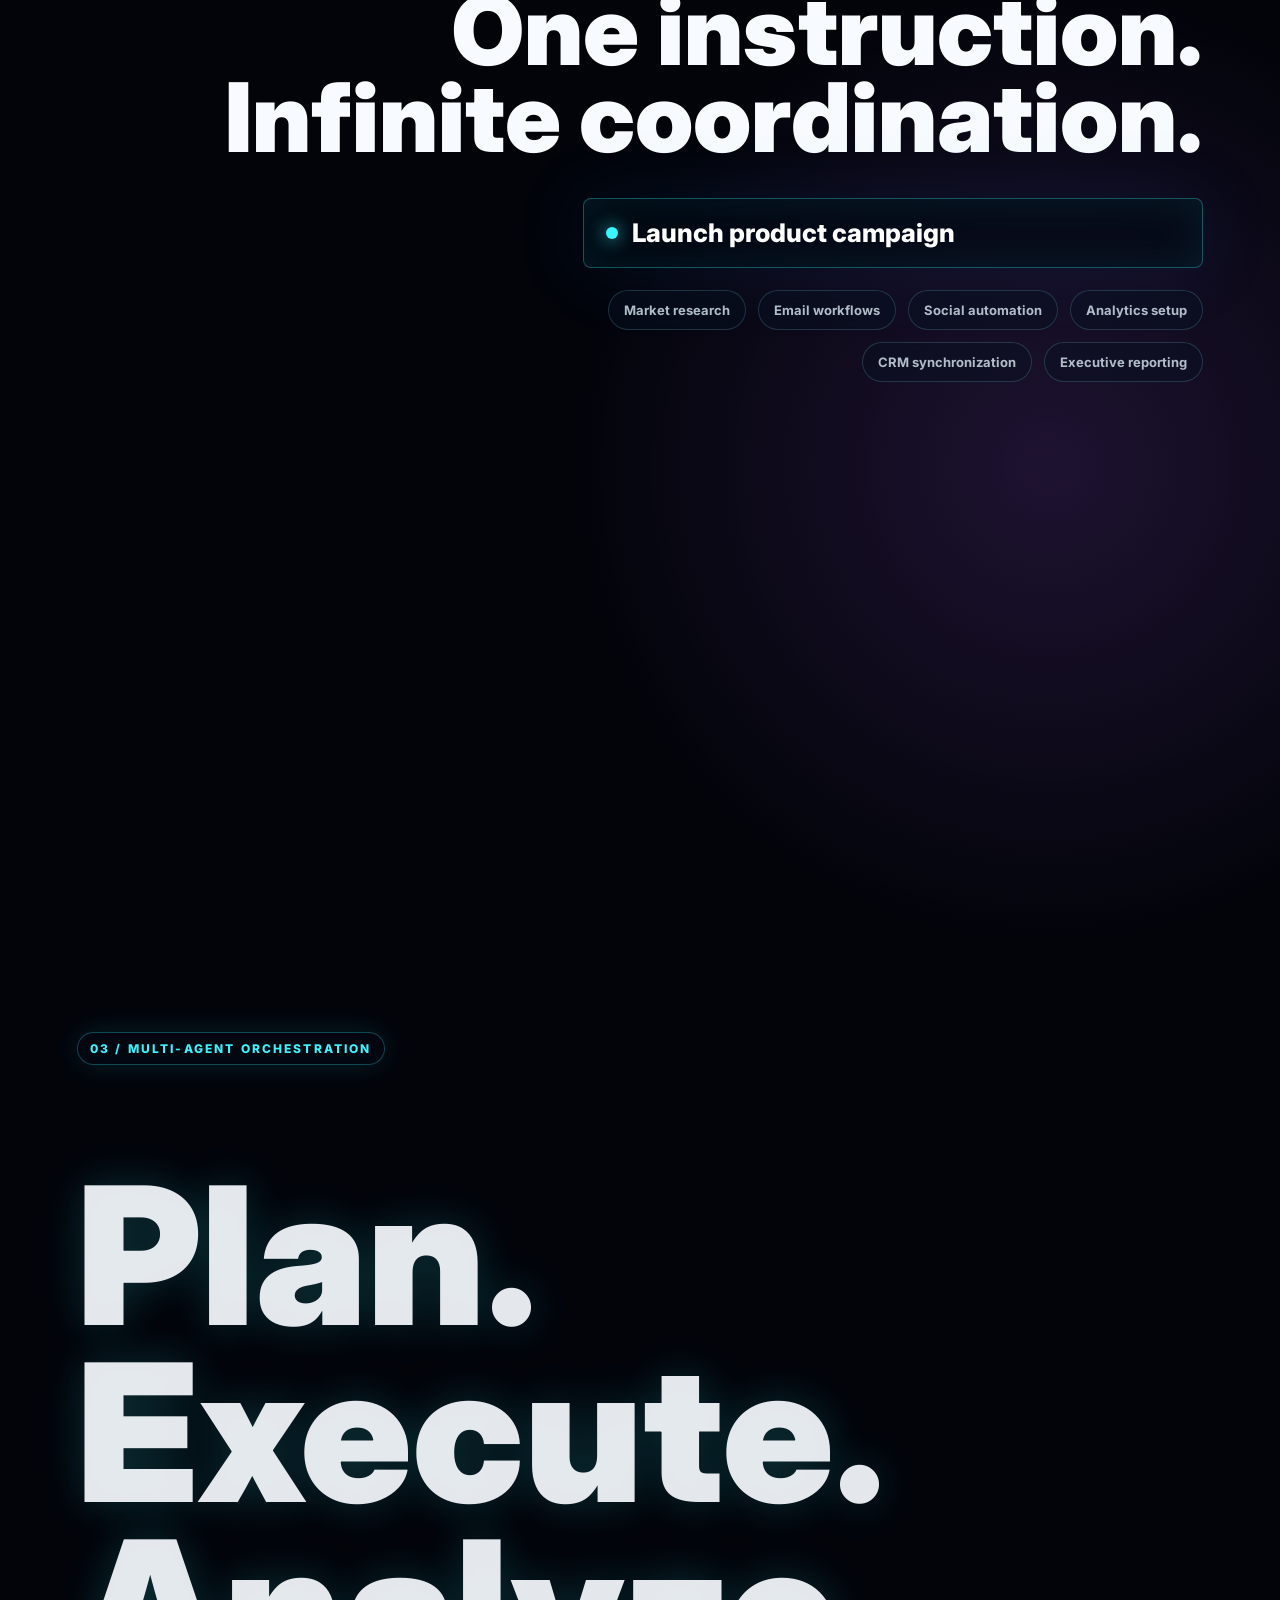
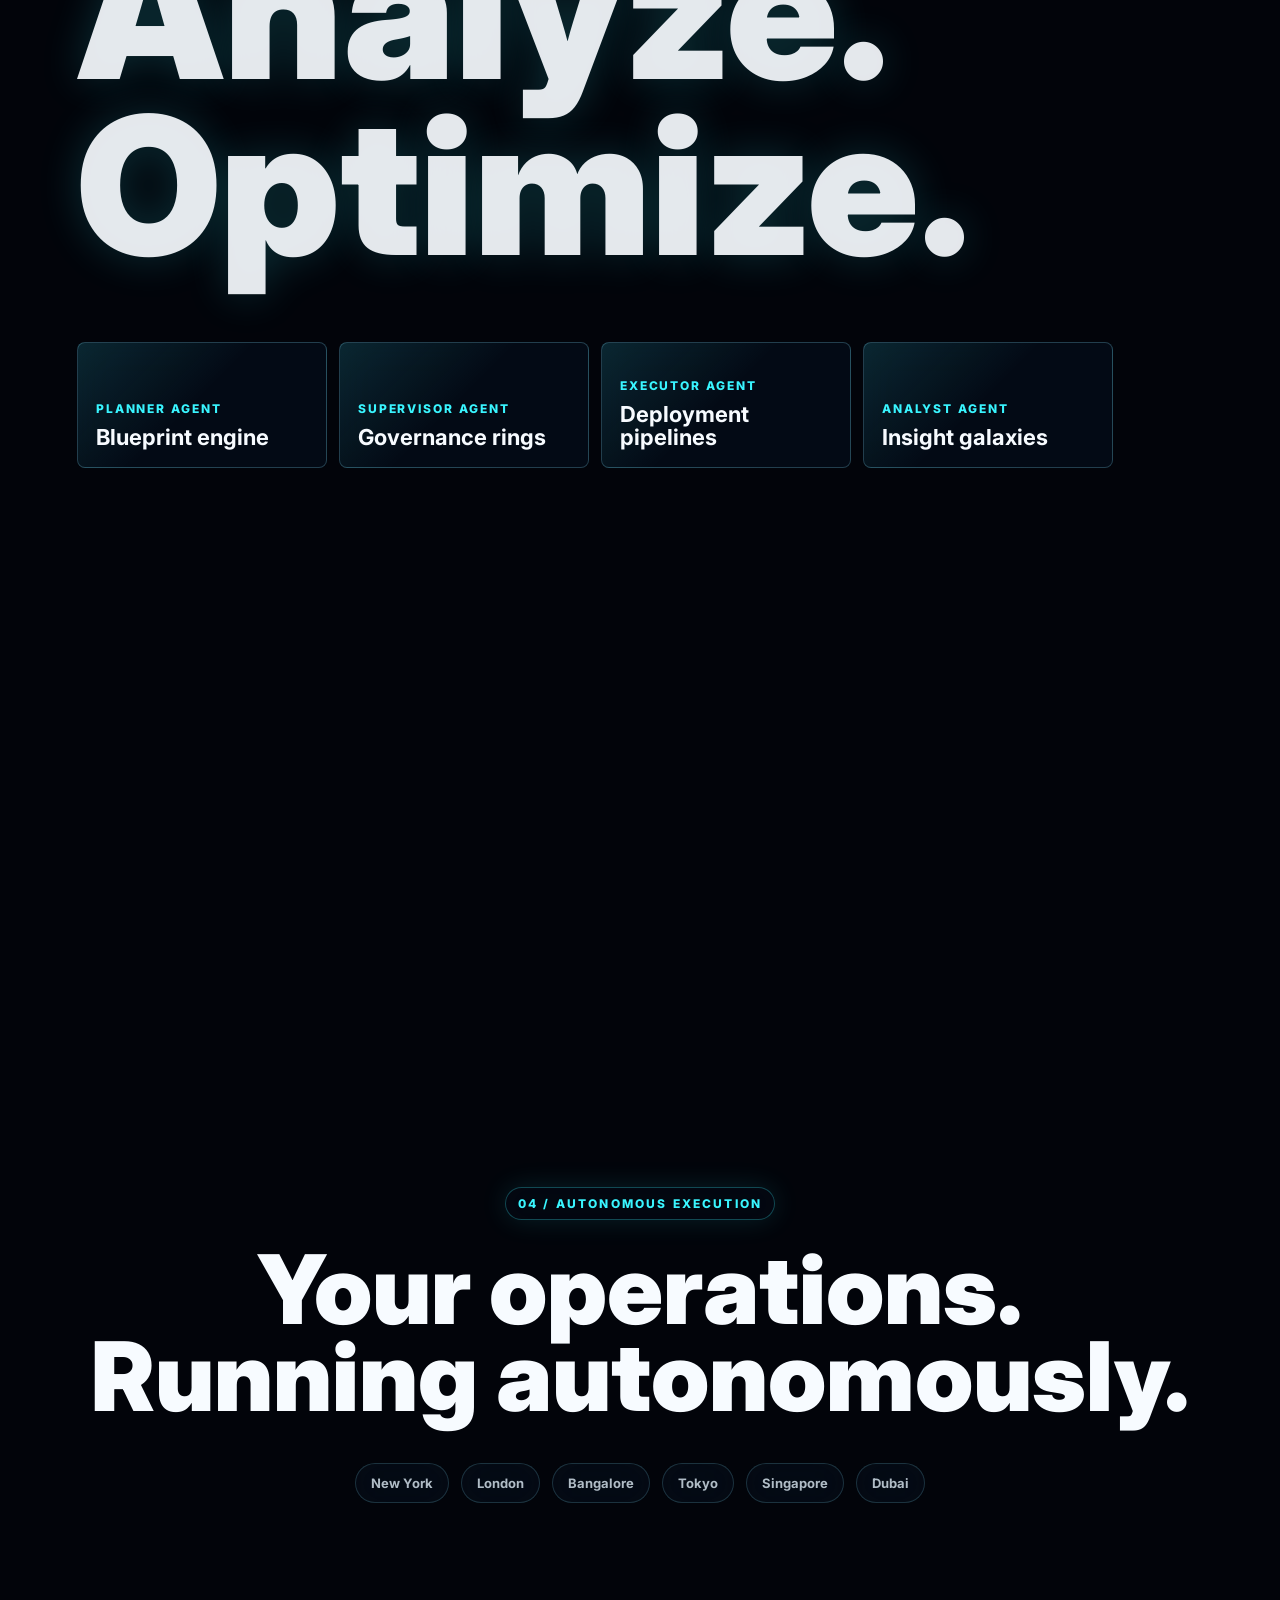
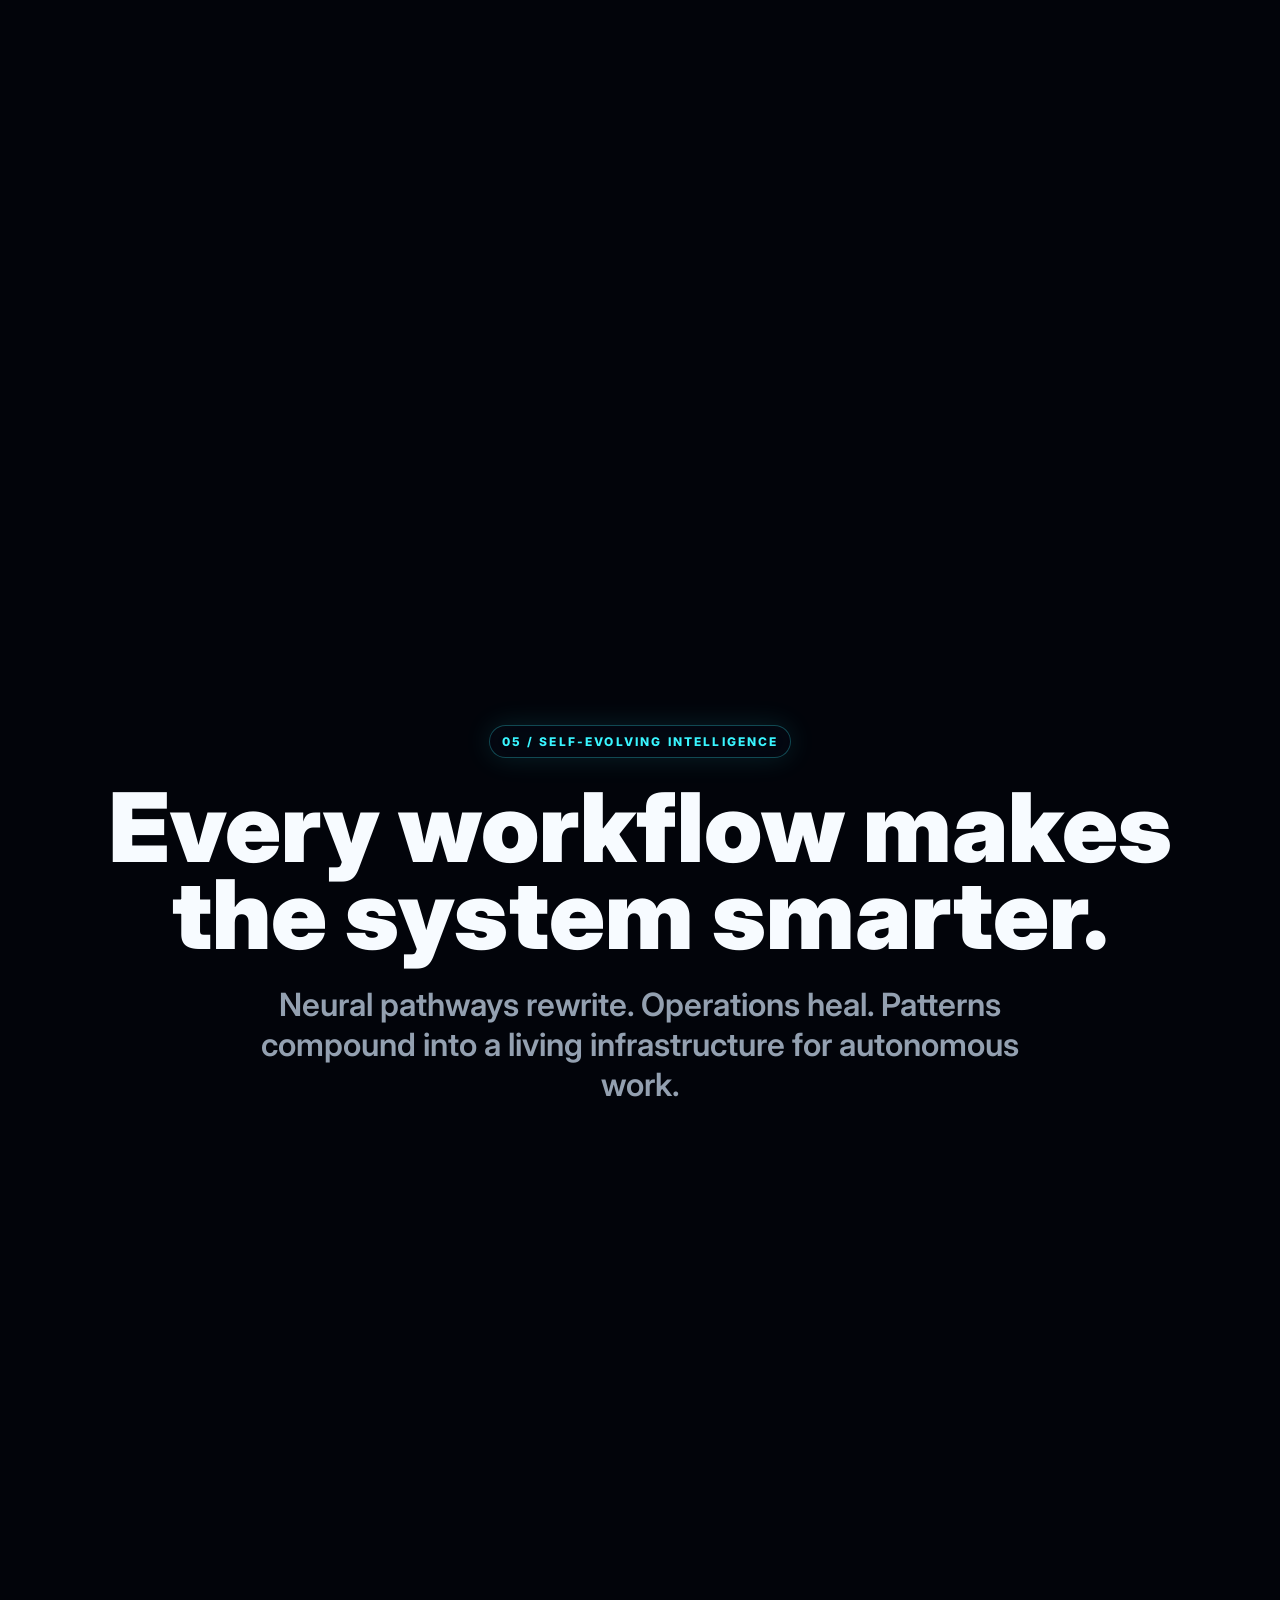
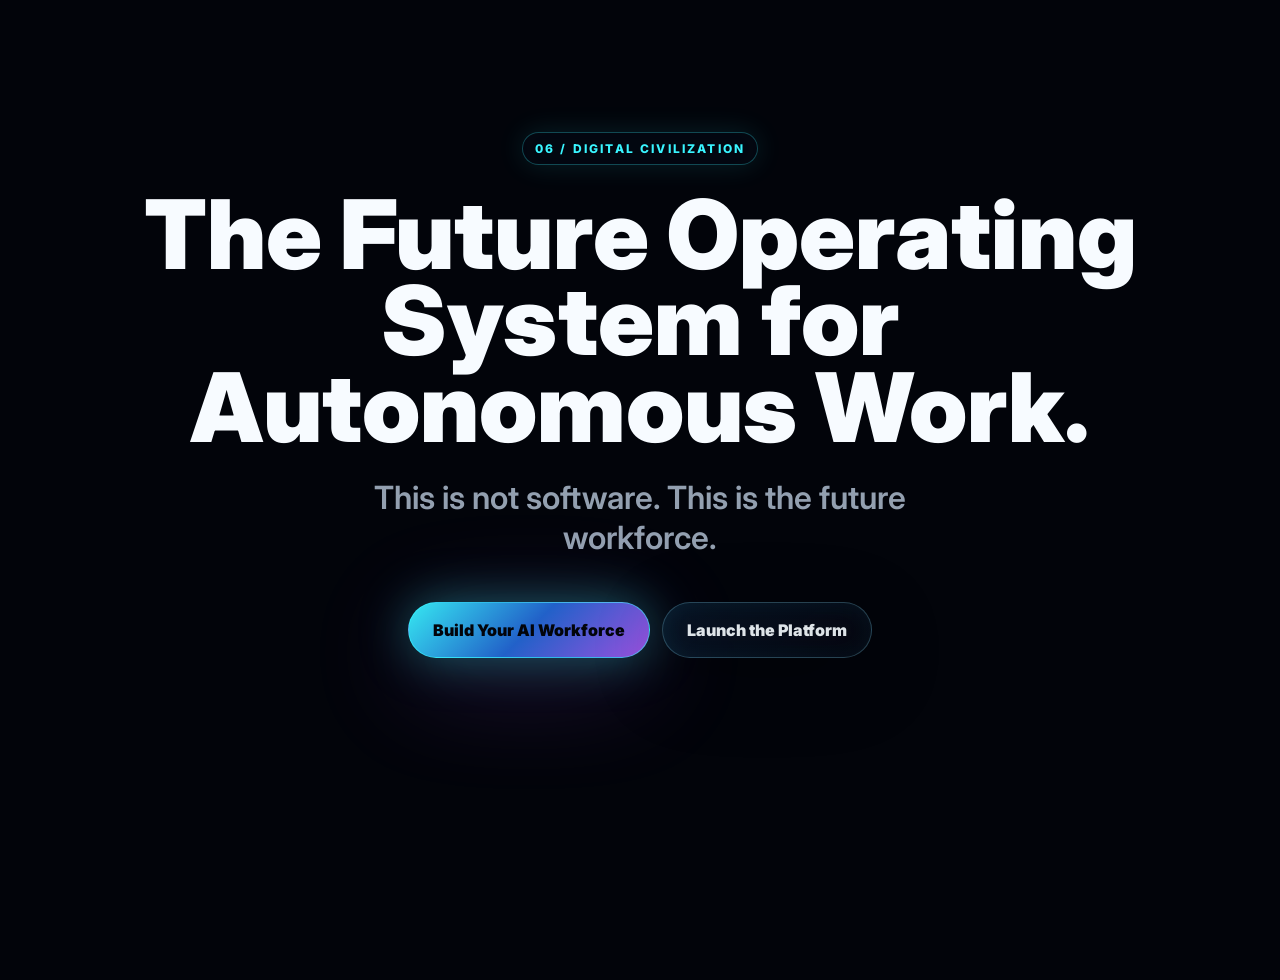
<file: frontend/login.html>
<!DOCTYPE html>
<html lang="en">
<head>
    <meta charset="UTF-8">
    <meta name="viewport" content="width=device-width, initial-scale=1.0">
    <title>Login - FlowIQ</title>
    <link rel="stylesheet" href="styles.css">
    <link href="https://fonts.googleapis.com/css2?family=Inter:wght@400;500;600;700;800;900&display=swap" rel="stylesheet">
</head>
<body class="auth-page">
    <div class="auth-container">
        <div class="auth-orb auth-orb-one" aria-hidden="true"></div>
        <div class="auth-orb auth-orb-two" aria-hidden="true"></div>
        <div class="auth-visual" aria-hidden="true">
            <div class="brand">
                <span class="brand-mark"></span>
                <div>
                    <p class="brand-name">FlowIQ</p>
                    <p class="brand-sub">Autonomous Work OS</p>
                </div>
            </div>
            <h2>Command the AI workforce.</h2>
            <p>Enter the operating layer where agents plan, execute, analyze, and optimize work in real time.</p>
            <div class="auth-signal-grid">
                <span>Planner online</span>
                <span>Supervisor active</span>
                <span>Executor ready</span>
                <span>Analyst syncing</span>
            </div>
        </div>
        <div class="auth-card">
            <div class="auth-header">
                <h1>Welcome Back</h1>
                <p>Sign in to your FlowIQ account</p>
            </div>
            
            <div class="demo-credentials">
                <h4>Demo Credentials</h4>
                <p>Admin: <code>admin@test.com</code> / <code>admin</code></p>
                <p>User: <code>user@test.com</code> / <code>user</code></p>
            </div>
            
            <form id="loginForm" onsubmit="handleLogin(event)">
                <div class="form-group">
                    <label for="email">Email</label>
                    <input type="email" id="email" name="email" required placeholder="Enter your email">
                    <div id="emailError" class="error-message"></div>
                </div>
                
                <div class="form-group">
                    <label for="password">Password</label>
                    <input type="password" id="password" name="password" required placeholder="Enter your password">
                    <div id="passwordError" class="error-message"></div>
                </div>
                
                <button type="submit" class="btn btn-primary" id="loginBtn">
                    Sign In
                </button>
                
                <button type="button" class="btn btn-secondary" onclick="testConnection()">
                    Test API Connection
                </button>
            </form>
            
            <div class="auth-footer">
                Don't have an account? <a href="signup.html">Sign Up</a>
            </div>
        </div>
    </div>

    <!-- Toast Container -->
    <div id="toastContainer"></div>

    <script src="toast.js"></script>
    <script>
        // Redirect to landing if accessed directly without proper context
        // Check if user should be here (not authenticated, but has come from signup flow)
        const urlParams = new URLSearchParams(window.location.search);
        const fromSignup = urlParams.get("from") === "signup";
        const fromLanding = document.referrer.includes("landing.html");
        
        // If directly accessing login without any context, go to landing page first
        if (!fromSignup && !fromLanding && !document.referrer) {
            // Small delay to allow page to process, then redirect
            setTimeout(() => {
                window.location.replace("landing.html");
            }, 100);
        }

        let API = localStorage.getItem("api_base_url") || "http://13.206.223.251";

        async function resolveApiBase() {
            const candidates = [
                API,
                "http://127.0.0.1:8000",
                "http://localhost:8001",
                "http://127.0.0.1:8001"
            ].filter((v, i, arr) => v && arr.indexOf(v) === i);

            for (const candidate of candidates) {
                try {
                    const response = await fetch(candidate + "/", { method: "GET" });
                    if (response.ok) {
                        API = candidate;
                        localStorage.setItem("api_base_url", candidate);
                        return API;
                    }
                } catch (error) {
                    continue;
                }
            }

            return API;
        }

        function validateForm() {
            const email = document.getElementById('email').value;
            const password = document.getElementById('password').value;
            
            let isValid = true;
            
            // Reset error messages
            document.querySelectorAll('.error-message').forEach(el => el.style.display = 'none');
            
            // Validate email
            if (!email || !email.includes('@')) {
                document.getElementById('emailError').textContent = 'Please enter a valid email address';
                document.getElementById('emailError').style.display = 'block';
                isValid = false;
            }
            
            // Validate password
            if (!password) {
                document.getElementById('passwordError').textContent = 'Please enter your password';
                document.getElementById('passwordError').style.display = 'block';
                isValid = false;
            }
            
            return isValid;
        }

        async function handleLogin(event) {
            event.preventDefault();
            
            if (!validateForm()) {
                return;
            }
            
            const email = document.getElementById('email').value;
            const password = document.getElementById('password').value;
            
            const loginBtn = document.getElementById('loginBtn');
            const originalText = loginBtn.textContent;
            
            // Show loading state
            loginBtn.textContent = 'Signing In...';
            loginBtn.disabled = true;
            
            try {
                await resolveApiBase();
                console.log('Attempting login with:', { email, password });
                console.log('API URL:', API + '/login');
                console.log('Current page protocol:', window.location.protocol);
                
                const response = await fetch(API + '/login', {
                    method: 'POST',
                    headers: {
                        'Content-Type': 'application/json'
                    },
                    body: JSON.stringify({
                        email,
                        password
                    })
                });
                
                console.log('Login response status:', response.status);
                console.log('Login response headers:', response.headers);
                
                const data = await response.json();
                console.log('Login response data:', data);
                
                if (response.ok && data.access_token) {
                    // Store tokens
                    localStorage.setItem('access_token', data.access_token);
                    localStorage.setItem('refresh_token', data.refresh_token);
                    localStorage.setItem('role', data.role);
                    
                    console.log('Tokens stored:', {
                        access_token: data.access_token ? 'exists' : 'missing',
                        refresh_token: data.refresh_token ? 'exists' : 'missing',
                        role: data.role
                    });
                    
                    showToast('Login successful! Redirecting to dashboard...', 'success');
                    
                    // Redirect to dashboard after 1 second
                    setTimeout(() => {
                        console.log('Redirecting to dashboard.html...');
                        window.location.href = 'dashboard.html';
                    }, 1000);
                    
                } else {
                    // Show error message
                    const errorMessage = data.detail || 'Login failed';
                    document.getElementById('passwordError').textContent = errorMessage;
                    document.getElementById('passwordError').style.display = 'block';
                    
                    showToast(errorMessage, 'error');
                }
                
            } catch (error) {
                console.error('Login error:', error);
                console.error('Error details:', {
                    message: error.message,
                    name: error.name,
                    stack: error.stack
                });
                
                showToast(`Network error: ${error.message}. Check browser console for details.`, 'error');
                document.getElementById('passwordError').textContent = 'Network error. Please check your connection.';
                document.getElementById('passwordError').style.display = 'block';
                
            } finally {
                // Reset button state
                loginBtn.textContent = originalText;
                loginBtn.disabled = false;
            }
        }

        async function testConnection() {
            console.log('Testing API connection...');
            await resolveApiBase();
            console.log('API URL:', API);
            console.log('Current origin:', window.location.origin);
            
            try {
                // Test basic API connectivity
                const response = await fetch(API + '/', {
                    method: 'GET',
                    headers: {
                        'Content-Type': 'application/json'
                    }
                });
                
                console.log('Basic API test - Status:', response.status);
                const data = await response.json();
                console.log('Basic API test - Data:', data);
                
                // Test login endpoint
                const loginResponse = await fetch(API + '/login', {
                    method: 'POST',
                    headers: {
                        'Content-Type': 'application/json'
                    },
                    body: JSON.stringify({
                        email: 'admin@test.com',
                        password: 'admin'
                    })
                });
                
                console.log('Login test - Status:', loginResponse.status);
                const loginData = await loginResponse.json();
                console.log('Login test - Data:', loginData);
                
                if (loginResponse.ok) {
                    showToast('API Connection Test Successful!', 'success');
                } else {
                    showToast(`API Test Failed: ${loginData.detail || loginResponse.statusText}`, 'error');
                }
                
            } catch (error) {
                console.error('Connection test error:', error);
                showToast(`Connection Test Failed: ${error.message}`, 'error');
            }
        }

        // Check if user is already logged in
        function checkAuthStatus() {
            const token = localStorage.getItem('access_token');
            if (token) {
                // User is already logged in, redirect to dashboard
                window.location.href = 'dashboard.html';
            }
        }

        // Test API connection on page load
        window.addEventListener('load', () => {
            checkAuthStatus();
            resolveApiBase().then(() => testConnection());
        });
    </script>
</body>
</html>
</file>
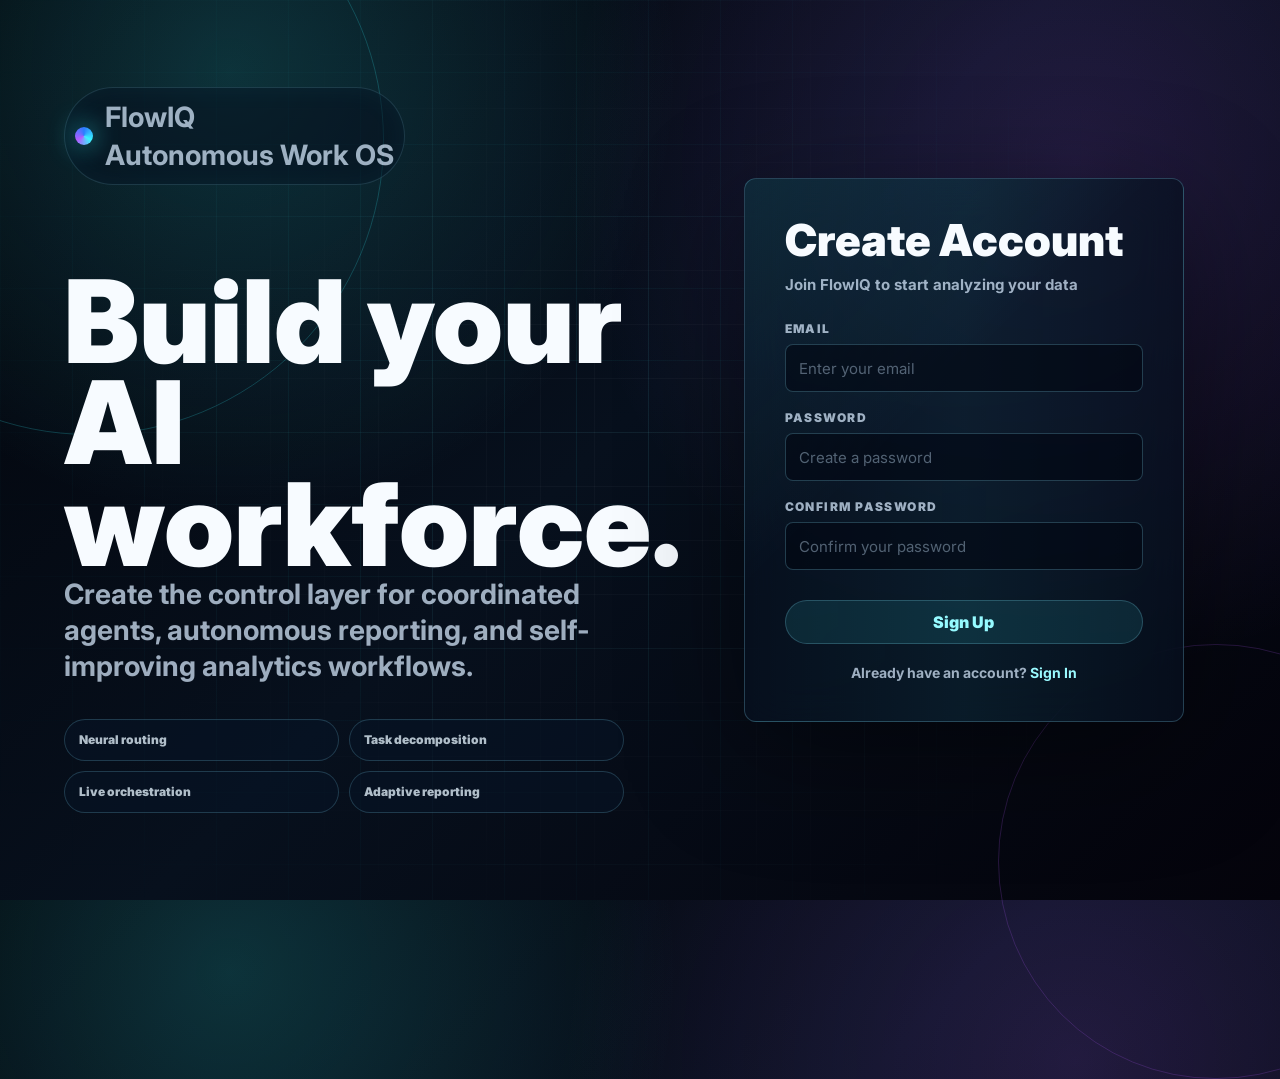
<file: frontend/signup.html>
<!DOCTYPE html>
<html lang="en">
<head>
    <meta charset="UTF-8">
    <meta name="viewport" content="width=device-width, initial-scale=1.0">
    <title>Sign Up - FlowIQ</title>
    <link rel="stylesheet" href="styles.css">
    <link href="https://fonts.googleapis.com/css2?family=Inter:wght@400;500;600;700;800;900&display=swap" rel="stylesheet">
</head>
<body class="auth-page">
    <div class="auth-container">
        <div class="auth-orb auth-orb-one" aria-hidden="true"></div>
        <div class="auth-orb auth-orb-two" aria-hidden="true"></div>
        <div class="auth-visual" aria-hidden="true">
            <div class="brand">
                <span class="brand-mark"></span>
                <div>
                    <p class="brand-name">FlowIQ</p>
                    <p class="brand-sub">Autonomous Work OS</p>
                </div>
            </div>
            <h2>Build your AI workforce.</h2>
            <p>Create the control layer for coordinated agents, autonomous reporting, and self-improving analytics workflows.</p>
            <div class="auth-signal-grid">
                <span>Neural routing</span>
                <span>Task decomposition</span>
                <span>Live orchestration</span>
                <span>Adaptive reporting</span>
            </div>
        </div>
        <div class="auth-card">
            <div class="auth-header">
                <h1>Create Account</h1>
                <p>Join FlowIQ to start analyzing your data</p>
            </div>
            
            <form id="signupForm" onsubmit="handleSignup(event)">
                <div class="form-group">
                    <label for="email">Email</label>
                    <input type="email" id="email" name="email" required placeholder="Enter your email">
                    <div id="emailError" class="error-message"></div>
                </div>
                
                <div class="form-group">
                    <label for="password">Password</label>
                    <input type="password" id="password" name="password" required placeholder="Create a password">
                    <div id="passwordError" class="error-message"></div>
                </div>
                
                <div class="form-group">
                    <label for="confirmPassword">Confirm Password</label>
                    <input type="password" id="confirmPassword" name="confirmPassword" required placeholder="Confirm your password">
                    <div id="confirmPasswordError" class="error-message"></div>
                </div>
                
                <button type="submit" class="btn btn-primary" id="signupBtn">
                    Sign Up
                </button>
                
                <div id="successMessage" class="success-message"></div>
            </form>
            
            <div class="auth-footer">
                Already have an account? <a href="login.html">Sign In</a>
            </div>
        </div>
    </div>

    <!-- Toast Container -->
    <div id="toastContainer"></div>

    <script src="toast.js"></script>
    <script>
        let API = localStorage.getItem("api_base_url") || "http://13.206.223.251";

        async function resolveApiBase() {
            const candidates = [
                API,
                "http://127.0.0.1:8000",
                "http://localhost:8001",
                "http://127.0.0.1:8001"
            ].filter((v, i, arr) => v && arr.indexOf(v) === i);

            for (const candidate of candidates) {
                try {
                    const response = await fetch(candidate + "/", { method: "GET" });
                    if (response.ok) {
                        API = candidate;
                        localStorage.setItem("api_base_url", candidate);
                        return API;
                    }
                } catch (error) {
                    continue;
                }
            }

            return API;
        }

        function validateForm() {
            const email = document.getElementById('email').value;
            const password = document.getElementById('password').value;
            const confirmPassword = document.getElementById('confirmPassword').value;
            
            let isValid = true;
            
            // Reset error messages
            document.querySelectorAll('.error-message').forEach(el => el.style.display = 'none');
            
            // Validate email
            if (!email || !email.includes('@')) {
                document.getElementById('emailError').textContent = 'Please enter a valid email address';
                document.getElementById('emailError').style.display = 'block';
                isValid = false;
            }
            
            // Validate password
            if (!password || password.length < 6) {
                document.getElementById('passwordError').textContent = 'Password must be at least 6 characters long';
                document.getElementById('passwordError').style.display = 'block';
                isValid = false;
            }
            
            // Validate password confirmation
            if (password !== confirmPassword) {
                document.getElementById('confirmPasswordError').textContent = 'Passwords do not match';
                document.getElementById('confirmPasswordError').style.display = 'block';
                isValid = false;
            }
            
            return isValid;
        }

        async function handleSignup(event) {
            event.preventDefault();
            
            if (!validateForm()) {
                return;
            }
            
            const email = document.getElementById('email').value;
            const password = document.getElementById('password').value;
            
            const signupBtn = document.getElementById('signupBtn');
            const originalText = signupBtn.textContent;
            
            // Show loading state
            signupBtn.textContent = 'Creating Account...';
            signupBtn.disabled = true;
            
            try {
                await resolveApiBase();
                console.log('Attempting signup with:', { email, password });
                console.log('API URL:', API + '/signup');
                
                const response = await fetch(API + '/signup', {
                    method: 'POST',
                    headers: {
                        'Content-Type': 'application/json'
                    },
                    body: JSON.stringify({
                        email,
                        password
                    })
                });
                
                console.log('Signup response status:', response.status);
                
                const data = await response.json();
                console.log('Signup response data:', data);
                
                if (response.ok) {
                    document.getElementById('successMessage').textContent = 'Account created successfully! Redirecting to login...';
                    document.getElementById('successMessage').style.display = 'block';
                    
                    showToast('Account created successfully!', 'success');
                    
                    // Redirect to login after 2 seconds
                    setTimeout(() => {
                        window.location.href = 'login.html';
                    }, 2000);
                    
                } else {
                    // Show error message
                    const errorMessage = data.detail || 'Signup failed';
                    document.getElementById('emailError').textContent = errorMessage;
                    document.getElementById('emailError').style.display = 'block';
                    
                    showToast(errorMessage, 'error');
                }
                
            } catch (error) {
                console.error('Signup error:', error);
                console.error('Error details:', {
                    message: error.message,
                    name: error.name,
                    stack: error.stack
                });
                
                showToast(`Network error: ${error.message}`, 'error');
                document.getElementById('emailError').textContent = 'Network error. Please try again.';
                document.getElementById('emailError').style.display = 'block';
                
            } finally {
                // Reset button state
                signupBtn.textContent = originalText;
                signupBtn.disabled = false;
            }
        }

        // Test API connection
        async function testConnection() {
            try {
                await resolveApiBase();
                const response = await fetch(API + '/');
                const data = await response.json();
                console.log('API Connection Test:', data);
                return true;
            } catch (error) {
                console.error('API Connection Test Failed:', error);
                return false;
            }
        }

        // Test connection on page load
        window.addEventListener('load', () => {
            resolveApiBase().then(() => testConnection());
        });
    </script>
</body>
</html>
</file>
<file: frontend/styles.css>
*,
*::before,
*::after {
    box-sizing: border-box;
}

:root {
    color-scheme: dark;
    --font-main: "Inter", -apple-system, BlinkMacSystemFont, "Segoe UI", sans-serif;

    --bg: #02040a;
    --surface: rgba(7, 17, 32, 0.72);
    --surface-muted: rgba(11, 28, 48, 0.78);
    --surface-soft: rgba(8, 22, 41, 0.62);
    --border: rgba(135, 226, 255, 0.22);

    --text-primary: #f7fbff;
    --text-secondary: rgba(217, 235, 255, 0.72);
    --text-muted: rgba(182, 207, 230, 0.58);

    --accent: #39f5ff;
    --accent-strong: #9afaff;
    --accent-soft: rgba(57, 245, 255, 0.11);

    --success: #4cffb3;
    --success-soft: rgba(76, 255, 179, 0.12);
    --warn: #ffd166;
    --warn-soft: rgba(255, 209, 102, 0.14);
    --danger: #ff4164;
    --danger-soft: rgba(255, 65, 100, 0.13);

    --purple: #b25cff;
    --blue: #2b7cff;
    --shadow-sm: 0 18px 70px rgba(0, 0, 0, 0.28);
    --shadow-md: 0 30px 120px rgba(0, 0, 0, 0.42);
    --radius-sm: 8px;
    --radius-md: 12px;
    --radius-lg: 16px;
}

html {
    min-height: 100%;
}

[data-theme="dark"] {
    color-scheme: dark;
    --bg: #02040a;
    --surface: rgba(7, 17, 32, 0.72);
    --surface-muted: rgba(11, 28, 48, 0.78);
    --surface-soft: rgba(8, 22, 41, 0.62);
    --border: rgba(135, 226, 255, 0.22);

    --text-primary: #f7fbff;
    --text-secondary: rgba(217, 235, 255, 0.72);
    --text-muted: rgba(182, 207, 230, 0.58);

    --accent: #39f5ff;
    --accent-strong: #9afaff;
    --accent-soft: rgba(57, 245, 255, 0.11);

    --success: #4cffb3;
    --success-soft: rgba(76, 255, 179, 0.12);
    --warn: #ffd166;
    --warn-soft: rgba(255, 209, 102, 0.14);
    --danger: #ff4164;
    --danger-soft: rgba(255, 65, 100, 0.13);

    --shadow-sm: 0 18px 70px rgba(0, 0, 0, 0.28);
    --shadow-md: 0 30px 120px rgba(0, 0, 0, 0.42);
}

html[data-theme="light"] {
    color-scheme: light;
    --bg: #f4f7fb;
    --surface: rgba(255, 255, 255, 0.86);
    --surface-muted: rgba(237, 244, 250, 0.92);
    --surface-soft: rgba(247, 251, 255, 0.78);
    --border: rgba(32, 82, 105, 0.18);

    --text-primary: #10202d;
    --text-secondary: rgba(24, 48, 66, 0.74);
    --text-muted: rgba(54, 82, 101, 0.56);

    --accent: #0f8fa3;
    --accent-strong: #096a7d;
    --accent-soft: rgba(15, 143, 163, 0.1);

    --success: #137a54;
    --success-soft: rgba(19, 122, 84, 0.1);
    --warn: #9f6800;
    --warn-soft: rgba(159, 104, 0, 0.12);
    --danger: #c72948;
    --danger-soft: rgba(199, 41, 72, 0.1);

    --purple: #7058d8;
    --blue: #1f6fd1;
    --shadow-sm: 0 18px 52px rgba(30, 62, 86, 0.12);
    --shadow-md: 0 30px 96px rgba(30, 62, 86, 0.18);
}

body {
    margin: 0;
    font-family: var(--font-main);
    background:
        radial-gradient(circle at 18% 8%, rgba(57, 245, 255, 0.18), transparent 28rem),
        radial-gradient(circle at 84% 18%, rgba(178, 92, 255, 0.16), transparent 32rem),
        linear-gradient(135deg, #02040a 0%, #07101d 48%, #04030b 100%);
    color: var(--text-primary);
    min-width: 0;
    overflow-x: hidden;
}

html[data-theme="light"] body {
    background:
        radial-gradient(circle at 16% 8%, rgba(15, 143, 163, 0.12), transparent 28rem),
        radial-gradient(circle at 86% 20%, rgba(112, 88, 216, 0.1), transparent 32rem),
        linear-gradient(135deg, #f7fbff 0%, #eef5f9 54%, #f8f5ff 100%);
}

body::before {
    content: "";
    position: fixed;
    inset: 0;
    z-index: -3;
    background-image:
        linear-gradient(rgba(255, 255, 255, 0.035) 1px, transparent 1px),
        linear-gradient(90deg, rgba(255, 255, 255, 0.03) 1px, transparent 1px);
    background-size: 54px 54px;
    mask-image: radial-gradient(circle at center, black, transparent 78%);
    pointer-events: none;
}

body::after {
    content: "";
    position: fixed;
    inset: 0;
    z-index: -2;
    background: repeating-linear-gradient(180deg, transparent 0 6px, rgba(118, 229, 255, 0.04) 7px);
    opacity: 0.28;
    pointer-events: none;
}

html[data-theme="light"] body::before {
    background-image:
        linear-gradient(rgba(32, 82, 105, 0.08) 1px, transparent 1px),
        linear-gradient(90deg, rgba(32, 82, 105, 0.07) 1px, transparent 1px);
}

html[data-theme="light"] body::after {
    background: repeating-linear-gradient(180deg, transparent 0 6px, rgba(15, 143, 163, 0.035) 7px);
}

.hidden {
    display: none !important;
}

.app-shell {
    display: grid;
    position: relative;
    z-index: 1;
    grid-template-columns: 286px minmax(0, 1fr);
    min-height: 100vh;
    min-width: 0;
}

.app-atmosphere {
    position: fixed;
    inset: 0;
    z-index: 0;
    pointer-events: none;
    background:
        radial-gradient(circle at 16% 72%, rgba(43, 124, 255, 0.18), transparent 30rem),
        radial-gradient(circle at 72% 68%, rgba(57, 245, 255, 0.12), transparent 28rem);
}

.app-atmosphere::before,
.app-atmosphere::after {
    content: "";
    position: absolute;
    border-radius: 50%;
    border: 1px solid rgba(57, 245, 255, 0.18);
    filter: drop-shadow(0 0 32px rgba(57, 245, 255, 0.14));
}

html[data-theme="light"] .app-atmosphere {
    background:
        radial-gradient(circle at 16% 72%, rgba(31, 111, 209, 0.08), transparent 30rem),
        radial-gradient(circle at 72% 68%, rgba(15, 143, 163, 0.08), transparent 28rem);
}

html[data-theme="light"] .app-atmosphere::before,
html[data-theme="light"] .app-atmosphere::after,
html[data-theme="light"] .auth-orb {
    border-color: rgba(15, 143, 163, 0.16);
    filter: drop-shadow(0 0 24px rgba(15, 143, 163, 0.1));
}

.app-atmosphere::before {
    width: 44vw;
    aspect-ratio: 1;
    right: -14vw;
    top: 14vh;
}

.app-atmosphere::after {
    width: 32vw;
    aspect-ratio: 1;
    left: 18vw;
    bottom: -18vw;
}

.sidebar {
    position: sticky;
    top: 0;
    height: 100vh;
    background:
        linear-gradient(180deg, rgba(8, 22, 41, 0.86), rgba(4, 10, 22, 0.72)),
        rgba(7, 17, 32, 0.72);
    border-right: 1px solid var(--border);
    box-shadow: inset -1px 0 0 rgba(57, 245, 255, 0.08), 28px 0 90px rgba(0, 0, 0, 0.22);
    backdrop-filter: blur(20px);
    padding: 24px 18px;
    display: flex;
    flex-direction: column;
    gap: 20px;
}

html[data-theme="light"] .sidebar,
html[data-theme="light"] .topbar,
html[data-theme="light"] .card,
html[data-theme="light"] .analytics-card,
html[data-theme="light"] .analysis-card,
html[data-theme="light"] .report-card,
html[data-theme="light"] .history-card,
html[data-theme="light"] .auth-card {
    background:
        linear-gradient(135deg, rgba(15, 143, 163, 0.06), transparent 42%),
        rgba(255, 255, 255, 0.82);
}

html[data-theme="light"] .brand,
html[data-theme="light"] .nav-item,
html[data-theme="light"] .ghost-btn,
html[data-theme="light"] .drop-zone,
html[data-theme="light"] textarea,
html[data-theme="light"] .agent-node,
html[data-theme="light"] .logs-empty,
html[data-theme="light"] .log-entry,
html[data-theme="light"] .chip,
html[data-theme="light"] .category-item,
html[data-theme="light"] .mini-btn,
html[data-theme="light"] .export-btn,
html[data-theme="light"] .demo-credentials,
html[data-theme="light"] .form-group input,
html[data-theme="light"] .auth-signal-grid span {
    background: rgba(255, 255, 255, 0.62);
}

html[data-theme="light"] .btn-accent {
    color: #ffffff;
}

html[data-theme="light"] .toast,
html[data-theme="light"] .download-prompt,
html[data-theme="light"] .export-preview-panel {
    background: rgba(255, 255, 255, 0.94);
}

.brand {
    display: flex;
    align-items: center;
    gap: 12px;
    padding: 10px;
    border: 1px solid rgba(135, 226, 255, 0.16);
    border-radius: 999px;
    background: rgba(6, 16, 31, 0.54);
    box-shadow: inset 0 0 28px rgba(57, 245, 255, 0.05);
}

.brand-mark {
    width: 18px;
    height: 18px;
    flex: 0 0 auto;
    border-radius: 50%;
    background: conic-gradient(from 120deg, var(--accent), var(--purple), var(--blue), var(--accent));
    box-shadow: 0 0 26px rgba(57, 245, 255, 0.72);
}

.brand-name {
    margin: 0;
    font-size: 16px;
    font-weight: 900;
    letter-spacing: 0;
    color: var(--text-primary);
}

.brand-sub {
    margin: 2px 0 0;
    font-size: 12px;
    color: var(--text-muted);
}

.sidebar-nav {
    display: grid;
    gap: 9px;
}

.nav-item {
    min-height: 46px;
    border: 1px solid rgba(135, 226, 255, 0.12);
    background: rgba(8, 20, 38, 0.34);
    color: var(--text-secondary);
    text-align: left;
    padding: 11px 13px;
    border-radius: var(--radius-sm);
    font: inherit;
    font-weight: 800;
    cursor: pointer;
    transition: border-color 0.2s ease, background 0.2s ease, color 0.2s ease, box-shadow 0.2s ease;
}

.nav-item:hover {
    border-color: rgba(57, 245, 255, 0.36);
    background: rgba(57, 245, 255, 0.08);
    color: var(--text-primary);
}

.nav-item.active {
    border-color: var(--accent);
    background:
        linear-gradient(135deg, rgba(57, 245, 255, 0.18), rgba(178, 92, 255, 0.1)),
        rgba(8, 20, 38, 0.58);
    color: var(--accent-strong);
    box-shadow: 0 0 34px rgba(57, 245, 255, 0.12), inset 0 0 24px rgba(57, 245, 255, 0.08);
    font-weight: 900;
}

.sidebar-footer {
    margin-top: auto;
}

.ghost-btn {
    width: 100%;
    min-height: 44px;
    padding: 10px 12px;
    border: 1px solid rgba(135, 226, 255, 0.22);
    border-radius: 999px;
    background: rgba(8, 20, 38, 0.48);
    color: var(--text-primary);
    cursor: pointer;
    font: inherit;
    font-weight: 800;
}

.main-content {
    position: relative;
    padding: 28px clamp(18px, 3vw, 42px) 34px;
    min-width: 0;
}

.topbar {
    display: flex;
    justify-content: space-between;
    align-items: center;
    gap: 16px;
    min-height: 88px;
    margin-bottom: 22px;
    border: 1px solid rgba(135, 226, 255, 0.18);
    border-radius: var(--radius-md);
    padding: 18px 20px;
    background:
        linear-gradient(135deg, rgba(57, 245, 255, 0.1), transparent 42%),
        rgba(7, 17, 32, 0.54);
    box-shadow: var(--shadow-sm);
    backdrop-filter: blur(18px);
    min-width: 0;
}

.page-title {
    margin: 0;
    font-size: clamp(28px, 3.8vw, 52px);
    line-height: 0.95;
    font-weight: 900;
    letter-spacing: 0;
    overflow-wrap: anywhere;
}

.page-subtitle {
    margin: 8px 0 0;
    color: var(--text-secondary);
    font-size: 14px;
    font-weight: 700;
}

.topbar-actions {
    display: flex;
    gap: 10px;
    flex: 0 0 auto;
}

.icon-btn {
    border: 1px solid var(--border);
    background: rgba(8, 20, 38, 0.48);
    color: var(--text-primary);
    border-radius: 999px;
    min-height: 40px;
    padding: 8px 16px;
    cursor: pointer;
    font: inherit;
    font-weight: 800;
}

.sr-only {
    position: absolute;
    width: 1px;
    height: 1px;
    padding: 0;
    margin: -1px;
    overflow: hidden;
    clip: rect(0, 0, 0, 0);
    white-space: nowrap;
    border: 0;
}

.theme-switch {
    display: inline-flex;
    align-items: center;
    gap: 10px;
    min-height: 44px;
    border: 1px solid var(--border);
    border-radius: var(--radius-sm);
    background: rgba(8, 20, 38, 0.48);
    color: var(--text-primary);
    padding: 6px 8px 6px 12px;
    cursor: pointer;
    font: inherit;
    font-weight: 900;
    box-shadow: inset 0 0 24px rgba(57, 245, 255, 0.05);
}

html[data-theme="light"] .theme-switch {
    background: rgba(255, 255, 255, 0.78);
    box-shadow: inset 0 0 18px rgba(15, 143, 163, 0.05);
}

.theme-switch-label {
    font-size: 12px;
    color: var(--text-secondary);
}

.theme-switch-track {
    position: relative;
    width: 128px;
    min-height: 32px;
    display: grid;
    grid-template-columns: repeat(2, minmax(0, 1fr));
    align-items: center;
    border: 1px solid rgba(135, 226, 255, 0.18);
    border-radius: var(--radius-sm);
    padding: 3px;
    background: rgba(2, 8, 18, 0.42);
    overflow: hidden;
}

html[data-theme="light"] .theme-switch-track {
    border-color: rgba(32, 82, 105, 0.16);
    background: rgba(235, 244, 249, 0.86);
}

.theme-switch-option {
    position: relative;
    z-index: 1;
    text-align: center;
    font-size: 11px;
    color: var(--text-muted);
    line-height: 1;
}

.theme-switch-thumb {
    position: absolute;
    z-index: 0;
    inset: 3px auto 3px 3px;
    width: calc(50% - 3px);
    border-radius: 6px;
    background: linear-gradient(135deg, var(--accent), var(--blue));
    box-shadow: 0 8px 24px rgba(57, 245, 255, 0.18);
    transition: transform 0.24s ease;
}

html[data-theme="dark"] .theme-switch-thumb {
    transform: translateX(calc(100% + 0px));
}

html[data-theme="light"] .theme-switch-option:first-child,
html[data-theme="dark"] .theme-switch-option:nth-child(2) {
    color: #ffffff;
}

.section-shell {
    display: block;
}

.auth-check {
    background: var(--surface);
    border: 1px solid var(--border);
    border-radius: var(--radius-md);
    padding: 18px;
    box-shadow: var(--shadow-sm);
    backdrop-filter: blur(18px);
}

.content-grid {
    display: grid;
    grid-template-columns: minmax(320px, 400px) minmax(0, 1fr);
    gap: 20px;
    align-items: start;
    min-width: 0;
}

.left-col,
.right-col {
    display: grid;
    gap: 18px;
    min-width: 0;
}

.card {
    position: relative;
    overflow: hidden;
    background:
        linear-gradient(135deg, rgba(57, 245, 255, 0.07), transparent 38%),
        rgba(7, 17, 32, 0.64);
    border: 1px solid var(--border);
    border-radius: var(--radius-md);
    box-shadow: var(--shadow-sm);
    backdrop-filter: blur(18px);
    min-width: 0;
}

.card::before {
    content: "";
    position: absolute;
    inset: 0;
    border-radius: inherit;
    pointer-events: none;
    background: linear-gradient(90deg, transparent, rgba(57, 245, 255, 0.08), transparent);
    opacity: 0.62;
}

.card-header {
    position: relative;
    padding: 15px 16px;
    border-bottom: 1px solid var(--border);
    background: rgba(4, 12, 24, 0.28);
}

.card-header h2 {
    margin: 0;
    font-size: 13px;
    font-weight: 900;
    letter-spacing: 0.12em;
    text-transform: uppercase;
    color: rgba(234, 247, 255, 0.9);
}

.card-header.split {
    display: flex;
    justify-content: space-between;
    align-items: center;
    gap: 10px;
    flex-wrap: wrap;
}

.card-body {
    position: relative;
    padding: 16px;
}

.drop-zone {
    display: grid;
    place-items: center;
    gap: 4px;
    border: 1px dashed rgba(135, 226, 255, 0.32);
    border-radius: var(--radius-sm);
    background:
        radial-gradient(circle at 50% 0%, rgba(57, 245, 255, 0.11), transparent 60%),
        rgba(8, 22, 41, 0.58);
    min-height: 160px;
    text-align: center;
    padding: 16px;
    cursor: pointer;
    transition: border-color 0.2s ease, box-shadow 0.2s ease, transform 0.2s ease;
    min-width: 0;
}

.drop-zone:hover {
    border-color: rgba(57, 245, 255, 0.62);
    box-shadow: inset 0 0 32px rgba(57, 245, 255, 0.08), 0 0 34px rgba(57, 245, 255, 0.08);
    transform: translateY(-1px);
}

.drop-zone p {
    margin: 0;
    color: var(--text-secondary);
    font-weight: 600;
}

.drop-zone small {
    color: var(--text-muted);
}

.drop-zone.drag-over {
    border-color: var(--accent);
    background: rgba(57, 245, 255, 0.12);
}

.file-selected {
    margin-top: 6px;
    color: var(--success);
    font-size: 12px;
    font-weight: 600;
    max-width: 100%;
    overflow-wrap: anywhere;
}

textarea {
    width: 100%;
    border: 1px solid var(--border);
    border-radius: var(--radius-sm);
    background: rgba(2, 8, 18, 0.62);
    color: var(--text-primary);
    padding: 12px;
    font: inherit;
    resize: vertical;
    min-height: 120px;
    box-shadow: inset 0 0 28px rgba(0, 0, 0, 0.2);
}

textarea:focus {
    outline: none;
    box-shadow: 0 0 0 3px rgba(57, 245, 255, 0.12), inset 0 0 28px rgba(0, 0, 0, 0.2);
    border-color: var(--accent);
}

.btn {
    width: 100%;
    margin-top: 12px;
    min-height: 44px;
    border: 1px solid rgba(135, 226, 255, 0.22);
    border-radius: 999px;
    padding: 10px 14px;
    font: inherit;
    font-weight: 900;
    cursor: pointer;
    transition: transform 0.2s ease, border-color 0.2s ease, box-shadow 0.2s ease, background 0.2s ease;
}

.btn:not(:disabled):hover {
    transform: translateY(-1px);
    border-color: rgba(57, 245, 255, 0.58);
    box-shadow: 0 0 34px rgba(57, 245, 255, 0.16);
}

.btn:disabled {
    cursor: not-allowed;
    opacity: 0.55;
}

.btn-primary {
    background: rgba(57, 245, 255, 0.1);
    color: var(--accent-strong);
}

.btn-accent {
    border-color: rgba(57, 245, 255, 0.58);
    background: linear-gradient(135deg, rgba(57, 245, 255, 0.95), rgba(43, 124, 255, 0.78), rgba(178, 92, 255, 0.88));
    color: #02040a;
    box-shadow: 0 0 42px rgba(57, 245, 255, 0.22);
}

.btn-secondary {
    background: rgba(8, 22, 41, 0.58);
    color: var(--text-primary);
}

.pipeline-grid {
    display: grid;
    grid-template-columns: repeat(2, minmax(0, 1fr));
    gap: 10px;
}

.agent-node {
    border: 1px solid var(--border);
    border-radius: var(--radius-sm);
    background: rgba(8, 22, 41, 0.58);
    padding: 10px;
    min-height: 76px;
    position: relative;
    overflow: hidden;
}

.agent-node::before {
    content: "";
    position: absolute;
    width: 8px;
    height: 8px;
    right: 10px;
    top: 10px;
    border-radius: 50%;
    background: var(--text-muted);
    box-shadow: 0 0 14px currentColor;
}

.agent-name {
    margin: 0;
    font-size: 12px;
    font-weight: 700;
    color: var(--text-primary);
}

.agent-status {
    margin: 4px 0 0;
    font-size: 12px;
    color: var(--text-muted);
}

.agent-node.running {
    border-color: var(--accent);
    background: rgba(57, 245, 255, 0.1);
    box-shadow: inset 0 0 28px rgba(57, 245, 255, 0.08), 0 0 28px rgba(57, 245, 255, 0.12);
}

.agent-node.running .agent-status {
    color: var(--accent-strong);
}

.agent-node.running::before {
    background: var(--accent);
}

.agent-node.completed {
    border-color: var(--success);
    background: var(--success-soft);
}

.agent-node.completed .agent-status {
    color: var(--success);
}

.agent-node.completed::before {
    background: var(--success);
}

.agent-node.failed {
    border-color: var(--danger);
    background: var(--danger-soft);
}

.agent-node.failed .agent-status {
    color: var(--danger);
}

.agent-node.failed::before {
    background: var(--danger);
}

.pill {
    border: 1px solid rgba(135, 226, 255, 0.18);
    border-radius: 999px;
    padding: 4px 10px;
    font-size: 11px;
    font-weight: 900;
    color: var(--text-secondary);
    background: rgba(8, 22, 41, 0.58);
}

.logs-container {
    max-height: 300px;
    overflow: auto;
    display: grid;
    gap: 8px;
    scrollbar-color: rgba(57, 245, 255, 0.42) transparent;
    min-width: 0;
}

.logs-empty {
    border: 1px dashed var(--border);
    border-radius: var(--radius-sm);
    padding: 18px;
    color: var(--text-muted);
    text-align: center;
    font-size: 13px;
    background: rgba(8, 22, 41, 0.38);
}

.log-entry {
    display: grid;
    grid-template-columns: auto auto minmax(0, 1fr) auto;
    align-items: center;
    gap: 8px;
    padding: 9px 10px;
    border: 1px solid var(--border);
    border-radius: var(--radius-sm);
    background: rgba(8, 22, 41, 0.52);
    font-size: 12px;
    min-width: 0;
}

.log-dot {
    width: 8px;
    height: 8px;
    border-radius: 999px;
    background: var(--text-muted);
}

.log-agent {
    font-weight: 700;
    color: var(--text-secondary);
}

.log-msg {
    color: var(--text-primary);
    word-break: break-word;
}

.log-time {
    color: var(--text-muted);
    font-size: 11px;
    white-space: nowrap;
}

.result-actions {
    display: flex;
    flex-wrap: wrap;
    gap: 10px;
}

.export-btn {
    border: 1px solid var(--border);
    border-radius: 999px;
    background: rgba(8, 22, 41, 0.56);
    color: var(--text-primary);
    text-decoration: none;
    padding: 8px 12px;
    font-size: 13px;
    font-weight: 700;
    cursor: pointer;
    font: inherit;
}

.export-btn.primary {
    background: rgba(57, 245, 255, 0.12);
    color: var(--accent-strong);
    border-color: rgba(57, 245, 255, 0.38);
}

.export-btn.success {
    background: var(--success-soft);
    color: var(--success);
    border-color: rgba(76, 255, 179, 0.38);
}

.section-header {
    margin-bottom: 14px;
}

.section-header h2 {
    margin: 0;
    font-size: 20px;
    font-weight: 800;
}

.section-header p {
    margin: 6px 0 0;
    font-size: 13px;
    color: var(--text-secondary);
}

.analytics-grid {
    display: grid;
    grid-template-columns: repeat(4, minmax(0, 1fr));
    gap: 12px;
    margin-bottom: 14px;
}

.analytics-card {
    border: 1px solid var(--border);
    border-radius: var(--radius-md);
    background:
        linear-gradient(135deg, rgba(57, 245, 255, 0.08), transparent 50%),
        rgba(7, 17, 32, 0.64);
    padding: 14px;
    box-shadow: var(--shadow-sm);
    backdrop-filter: blur(18px);
    min-width: 0;
}

.analytics-card h3 {
    margin: 0;
    font-size: 12px;
    color: var(--text-secondary);
    font-weight: 700;
}

.analytics-card p {
    margin: 10px 0 0;
    font-size: 26px;
    font-weight: 800;
}

.analysis-layout {
    display: grid;
    grid-template-columns: minmax(0, 1fr);
    gap: 12px;
}

.analysis-card {
    border: 1px solid var(--border);
    border-radius: var(--radius-md);
    background: rgba(7, 17, 32, 0.64);
    padding: 14px;
    box-shadow: var(--shadow-sm);
    backdrop-filter: blur(18px);
    min-width: 0;
}

.analysis-card h3 {
    margin: 0 0 10px;
    font-size: 15px;
}

.analysis-text {
    margin: 0;
    line-height: 1.6;
    color: var(--text-secondary);
}

.chips {
    display: flex;
    flex-wrap: wrap;
    gap: 8px;
    margin-top: 10px;
}

.chip {
    border: 1px solid var(--border);
    background: rgba(8, 22, 41, 0.56);
    border-radius: 999px;
    padding: 4px 10px;
    font-size: 12px;
    color: var(--text-secondary);
}

.insight-list {
    margin: 0;
    padding-left: 18px;
    color: var(--text-secondary);
    display: grid;
    gap: 8px;
}

.table-wrap {
    width: 100%;
    overflow-x: auto;
}

table {
    width: 100%;
    border-collapse: collapse;
    font-size: 13px;
}

th,
td {
    border-bottom: 1px solid var(--border);
    text-align: left;
    padding: 8px 10px;
    white-space: nowrap;
}

th {
    color: var(--text-secondary);
    font-size: 12px;
    background: rgba(57, 245, 255, 0.05);
}

.category-grid {
    display: grid;
    grid-template-columns: repeat(2, minmax(0, 1fr));
    gap: 10px;
}

.category-item {
    border: 1px solid var(--border);
    border-radius: var(--radius-sm);
    background: rgba(8, 22, 41, 0.56);
    padding: 10px;
}

.category-item h4 {
    margin: 0 0 8px;
    font-size: 13px;
}

.category-item p {
    margin: 0;
    font-size: 12px;
    color: var(--text-secondary);
    line-height: 1.5;
}

.chart-grid {
    display: grid;
    grid-template-columns: repeat(3, minmax(0, 1fr));
    gap: 10px;
}

.filter-row {
    display: flex;
    flex-wrap: wrap;
    gap: 8px;
    margin-bottom: 10px;
}

.filter-btn {
    border: 1px solid var(--border);
    background: rgba(8, 22, 41, 0.56);
    color: var(--text-secondary);
    border-radius: 999px;
    padding: 5px 10px;
    font-size: 12px;
    font-weight: 700;
    cursor: pointer;
}

.filter-btn.active {
    border-color: var(--accent);
    background: rgba(57, 245, 255, 0.12);
    color: var(--accent-strong);
}

.chart-card img {
    width: 100%;
    height: 220px;
    object-fit: contain;
    border: 1px solid var(--border);
    border-radius: var(--radius-sm);
    background: rgba(8, 22, 41, 0.56);
}

.chart-caption {
    margin: 6px 0 0;
    font-size: 11px;
    color: var(--text-muted);
    text-transform: capitalize;
    text-align: center;
}

.report-card,
.history-card {
    border: 1px solid var(--border);
    border-radius: var(--radius-md);
    background: rgba(7, 17, 32, 0.64);
    padding: 14px;
    margin-bottom: 10px;
    box-shadow: var(--shadow-sm);
    backdrop-filter: blur(18px);
}

.report-top,
.history-top {
    display: flex;
    justify-content: space-between;
    align-items: flex-start;
    gap: 12px;
    min-width: 0;
}

.report-title,
.history-title {
    margin: 0;
    font-size: 14px;
    font-weight: 700;
    overflow-wrap: anywhere;
}

.report-subtitle,
.history-subtitle {
    margin: 4px 0 0;
    color: var(--text-secondary);
    font-size: 12px;
    overflow-wrap: anywhere;
}

.report-actions,
.history-actions {
    margin-top: 12px;
    display: flex;
    flex-wrap: wrap;
    gap: 8px;
}

.mini-btn {
    border: 1px solid var(--border);
    border-radius: 999px;
    background: rgba(8, 22, 41, 0.56);
    color: var(--text-primary);
    text-decoration: none;
    padding: 6px 10px;
    font-size: 12px;
    font-weight: 700;
    cursor: pointer;
}

.mini-btn.primary-action {
    border-color: rgba(57, 245, 255, 0.42);
    background: rgba(57, 245, 255, 0.12);
    color: var(--accent-strong);
}

.status-pill {
    border-radius: 999px;
    padding: 4px 10px;
    font-size: 11px;
    font-weight: 700;
}

.status-completed {
    background: var(--success-soft);
    color: var(--success);
}

.status-running {
    background: var(--accent-soft);
    color: var(--accent-strong);
}

.status-failed {
    background: var(--danger-soft);
    color: var(--danger);
}

.status-pending {
    background: var(--warn-soft);
    color: var(--warn);
}

.export-preview-modal {
    position: fixed;
    inset: 0;
    z-index: 1800;
    display: grid;
    place-items: center;
}

.export-preview-backdrop {
    position: absolute;
    inset: 0;
    background: rgba(2, 4, 10, 0.72);
    backdrop-filter: blur(10px);
}

.export-preview-panel {
    position: relative;
    width: min(1020px, calc(100vw - 120px));
    max-height: calc(100vh - 72px);
    background: rgba(7, 17, 32, 0.92);
    border: 1px solid var(--border);
    border-radius: var(--radius-md);
    box-shadow: var(--shadow-md);
    overflow: hidden;
    display: grid;
    grid-template-rows: auto minmax(0, 1fr);
}

.export-preview-header {
    display: flex;
    align-items: center;
    justify-content: space-between;
    gap: 10px;
    padding: 12px 14px;
    border-bottom: 1px solid var(--border);
}

.export-preview-label {
    margin: 0 0 4px;
    font-size: 11px;
    font-weight: 700;
    color: var(--text-muted);
    text-transform: uppercase;
}

.export-preview-header h3 {
    margin: 0;
    font-size: 15px;
}

.export-preview-body {
    overflow: auto;
    padding: 12px;
    display: grid;
    gap: 12px;
}

.preview-summary {
    border: 1px solid var(--border);
    border-radius: var(--radius-sm);
    background: rgba(8, 22, 41, 0.56);
    padding: 10px;
    display: grid;
    gap: 8px;
}

.preview-summary-item {
    margin: 0;
    color: var(--text-secondary);
    font-size: 13px;
    line-height: 1.45;
}

.preview-summary-item strong {
    color: var(--text-primary);
}

.preview-metrics {
    display: flex;
    flex-wrap: wrap;
    gap: 8px;
}

.preview-frame-wrap {
    border: 1px solid var(--border);
    border-radius: var(--radius-sm);
    overflow: hidden;
    background: #ffffff;
}

.preview-frame {
    width: 100%;
    height: min(70vh, 760px);
    border: 0;
}

.preview-placeholder {
    border: 1px dashed var(--border);
    border-radius: var(--radius-sm);
    padding: 18px;
    color: var(--text-secondary);
    background: rgba(8, 22, 41, 0.56);
}

.preview-placeholder p {
    margin: 0;
    line-height: 1.5;
}

.download-prompt {
    position: fixed;
    top: 96px;
    right: 0;
    width: min(360px, calc(100vw - 24px));
    z-index: 1900;
    border: 1px solid var(--border);
    border-right: 0;
    border-radius: 12px 0 0 12px;
    padding: 14px;
    background: rgba(7, 17, 32, 0.92);
    box-shadow: var(--shadow-md);
    backdrop-filter: blur(18px);
    transform: translateX(112%);
    transition: transform 0.24s ease;
}

.download-prompt.open {
    transform: translateX(0);
}

.download-title {
    margin: 0;
    font-size: 13px;
    font-weight: 800;
    color: var(--text-primary);
}

.download-text {
    margin: 8px 0 0;
    font-size: 12px;
    color: var(--text-secondary);
    line-height: 1.45;
}

.download-actions {
    margin-top: 12px;
    display: flex;
    justify-content: flex-end;
    gap: 8px;
}

#toastContainer {
    position: fixed;
    top: 18px;
    right: 18px;
    z-index: 9999;
    display: grid;
    gap: 10px;
}

.toast {
    display: flex;
    gap: 10px;
    min-width: 260px;
    max-width: 360px;
    padding: 12px;
    border: 1px solid var(--border);
    border-left: 4px solid var(--accent);
    border-radius: var(--radius-sm);
    background: rgba(7, 17, 32, 0.94);
    color: var(--text-primary);
    opacity: 0;
    transform: translateX(25px);
    transition: opacity 0.25s ease, transform 0.25s ease;
}

.toast-show {
    opacity: 1;
    transform: translateX(0);
}

.toast-success {
    border-left-color: var(--success);
}

.toast-error {
    border-left-color: var(--danger);
}

.toast-warning {
    border-left-color: var(--warn);
}

.toast-info {
    border-left-color: var(--accent);
}

.toast-icon {
    font-weight: 800;
}

.toast-message {
    font-size: 13px;
    line-height: 1.5;
}

.loading-overlay {
    position: fixed;
    inset: 0;
    background: rgba(0, 0, 0, 0.52);
    backdrop-filter: blur(10px);
    display: none;
    justify-content: center;
    align-items: center;
    z-index: 9998;
}

.loading-overlay.loading-visible {
    display: flex;
}

.loading-box {
    width: min(88vw, 380px);
    background: rgba(7, 17, 32, 0.92);
    border: 1px solid var(--border);
    border-radius: var(--radius-md);
    padding: 24px 22px 22px;
    text-align: center;
    box-shadow: var(--shadow-md);
}

html[data-theme="light"] .loading-box {
    background: rgba(255, 255, 255, 0.94);
}

.thinking-loader {
    width: min(52vw, 172px);
    aspect-ratio: 1;
    margin: 0 auto 12px;
    display: grid;
    place-items: center;
    color: var(--accent-strong);
    filter: drop-shadow(0 0 24px rgba(57, 245, 255, 0.22));
}

.thinking-loader svg {
    width: 100%;
    height: 100%;
    overflow: visible;
}

.loading-spinner {
    width: 46px;
    height: 46px;
    margin: 0 auto 14px;
    border: 4px solid rgba(57, 245, 255, 0.12);
    border-top-color: var(--accent);
    border-radius: 999px;
    animation: spin 1s linear infinite;
}

@keyframes spin {
    to {
        transform: rotate(360deg);
    }
}

.loading-title {
    margin: 0;
    font-weight: 800;
}

.loading-subtitle {
    margin: 8px 0 0;
    color: var(--text-secondary);
    font-size: 12px;
}

.auth-page {
    min-height: 100vh;
    overflow-x: hidden;
}

.auth-container {
    position: relative;
    min-height: 100vh;
    display: grid;
    grid-template-columns: minmax(320px, 0.95fr) minmax(340px, 440px);
    align-items: center;
    gap: clamp(24px, 5vw, 72px);
    padding: clamp(20px, 5vw, 72px);
}

.auth-container::before {
    content: "";
    position: absolute;
    inset: 0;
    background:
        linear-gradient(90deg, rgba(57, 245, 255, 0.08) 1px, transparent 1px),
        linear-gradient(rgba(57, 245, 255, 0.06) 1px, transparent 1px);
    background-size: 72px 72px;
    mask-image: radial-gradient(circle at 40% 45%, black, transparent 72%);
    pointer-events: none;
}

.auth-orb {
    position: absolute;
    border: 1px solid rgba(57, 245, 255, 0.2);
    border-radius: 50%;
    pointer-events: none;
    filter: drop-shadow(0 0 34px rgba(57, 245, 255, 0.18));
}

.auth-orb-one {
    width: min(46vw, 620px);
    aspect-ratio: 1;
    left: -16vw;
    top: -12vw;
}

.auth-orb-two {
    width: min(34vw, 460px);
    aspect-ratio: 1;
    right: -12vw;
    bottom: -14vw;
    border-color: rgba(178, 92, 255, 0.2);
}

.auth-visual,
.auth-card {
    position: relative;
    z-index: 1;
}

.auth-visual {
    max-width: 720px;
}

.auth-visual .brand {
    width: max-content;
    max-width: 100%;
    margin-bottom: clamp(30px, 7vw, 86px);
}

.auth-visual h2 {
    margin: 0;
    font-size: clamp(58px, 9vw, 128px);
    line-height: 0.88;
    font-weight: 900;
    letter-spacing: 0;
    text-wrap: balance;
}

.auth-visual p {
    max-width: 680px;
    margin: 2px 0 0;
    color: var(--text-secondary);
    font-size: clamp(18px, 2.2vw, 28px);
    line-height: 1.28;
    font-weight: 700;
}

.auth-signal-grid {
    display: grid;
    grid-template-columns: repeat(2, minmax(0, 1fr));
    gap: 10px;
    max-width: 560px;
    margin-top: 34px;
}

.auth-signal-grid span {
    min-height: 42px;
    display: inline-flex;
    align-items: center;
    border: 1px solid rgba(135, 226, 255, 0.2);
    border-radius: 999px;
    padding: 0 14px;
    background: rgba(8, 22, 41, 0.48);
    color: rgba(231, 246, 255, 0.76);
    font-size: 12px;
    font-weight: 900;
}

.auth-card {
    width: 100%;
    border: 1px solid rgba(135, 226, 255, 0.24);
    border-radius: var(--radius-md);
    padding: clamp(24px, 4vw, 40px);
    background:
        linear-gradient(135deg, rgba(57, 245, 255, 0.1), transparent 42%),
        rgba(7, 17, 32, 0.72);
    box-shadow: var(--shadow-md);
    backdrop-filter: blur(22px);
}

.auth-card::before {
    content: "";
    position: absolute;
    inset: 0;
    border-radius: inherit;
    background: linear-gradient(90deg, transparent, rgba(57, 245, 255, 0.08), transparent);
    opacity: 0.7;
    pointer-events: none;
}

.auth-header {
    position: relative;
    text-align: left;
    margin-bottom: 26px;
}

.auth-header h1 {
    margin: 0;
    color: var(--text-primary);
    font-size: clamp(32px, 4vw, 44px);
    line-height: 0.98;
    font-weight: 900;
}

.auth-header p {
    margin: 12px 0 0;
    color: var(--text-secondary);
    font-size: 15px;
    font-weight: 700;
    line-height: 1.45;
}

.demo-credentials {
    position: relative;
    border: 1px solid rgba(135, 226, 255, 0.18);
    border-radius: var(--radius-sm);
    padding: 14px;
    margin-bottom: 20px;
    background: rgba(8, 22, 41, 0.56);
    font-size: 13px;
}

.demo-credentials h4 {
    margin: 0 0 10px 0;
    color: var(--accent-strong);
    font-size: 12px;
    font-weight: 900;
    letter-spacing: 0.12em;
    text-transform: uppercase;
}

.demo-credentials p {
    margin: 6px 0;
    color: var(--text-secondary);
}

.demo-credentials code {
    border: 1px solid rgba(135, 226, 255, 0.16);
    border-radius: 6px;
    padding: 2px 6px;
    background: rgba(2, 8, 18, 0.7);
    color: var(--text-primary);
    font-family: "SFMono-Regular", Consolas, monospace;
}

.form-group {
    position: relative;
    margin-bottom: 18px;
}

.form-group label {
    display: block;
    margin-bottom: 8px;
    color: var(--text-secondary);
    font-size: 12px;
    font-weight: 900;
    letter-spacing: 0.12em;
    text-transform: uppercase;
}

.form-group input {
    width: 100%;
    min-height: 48px;
    border: 1px solid rgba(135, 226, 255, 0.24);
    border-radius: var(--radius-sm);
    padding: 12px 13px;
    background: rgba(2, 8, 18, 0.62);
    color: var(--text-primary);
    font: inherit;
    font-size: 15px;
    outline: none;
    transition: border-color 0.2s ease, box-shadow 0.2s ease, background 0.2s ease;
}

.form-group input::placeholder,
textarea::placeholder {
    color: rgba(182, 207, 230, 0.44);
}

.form-group input:focus {
    border-color: var(--accent);
    box-shadow: 0 0 0 3px rgba(57, 245, 255, 0.12), inset 0 0 28px rgba(57, 245, 255, 0.04);
    background: rgba(4, 13, 27, 0.72);
}

.auth-footer {
    position: relative;
    margin-top: 20px;
    color: var(--text-secondary);
    text-align: center;
    font-size: 14px;
    font-weight: 700;
}

.auth-footer a {
    color: var(--accent-strong);
    text-decoration: none;
}

.auth-footer a:hover {
    text-shadow: 0 0 16px rgba(57, 245, 255, 0.52);
}

.error-message,
.success-message {
    margin-top: 7px;
    font-size: 13px;
    font-weight: 800;
    display: none;
}

.error-message {
    color: #ff8fa3;
}

.success-message {
    color: var(--success);
}

@media (max-width: 1180px) {
    .content-grid {
        grid-template-columns: 1fr;
    }

    .auth-container {
        grid-template-columns: 1fr;
    }

    .auth-visual {
        max-width: 900px;
    }

    .chart-grid {
        grid-template-columns: repeat(2, minmax(0, 1fr));
    }

    .analytics-grid {
        grid-template-columns: repeat(2, minmax(0, 1fr));
    }

    .export-preview-panel {
        width: min(920px, calc(100vw - 64px));
    }
}

@media (max-width: 840px) {
    .app-shell {
        grid-template-columns: 1fr;
    }

    .sidebar {
        position: static;
        height: auto;
        border-right: none;
        border-bottom: 1px solid var(--border);
    }

    .sidebar-nav {
        grid-template-columns: repeat(2, minmax(0, 1fr));
    }

    .main-content {
        padding: 14px;
    }

    .topbar {
        align-items: flex-start;
        flex-direction: column;
    }

    .topbar-actions,
    .theme-switch {
        width: 100%;
    }

    .theme-switch {
        justify-content: space-between;
    }

    .theme-switch-track {
        width: min(160px, 52vw);
    }

    .pipeline-grid {
        grid-template-columns: 1fr;
    }

    .chart-grid,
    .category-grid {
        grid-template-columns: 1fr;
    }

    .export-preview-panel {
        width: calc(100vw - 24px);
        max-height: calc(100vh - 24px);
    }

    .preview-frame {
        height: 60vh;
    }

    .download-prompt {
        top: auto;
        bottom: 0;
        width: 100%;
        border-radius: 12px 12px 0 0;
        border-right: 1px solid var(--border);
        transform: translateY(105%);
        right: 0;
    }

    .download-prompt.open {
        transform: translateY(0);
    }

    .report-top,
    .history-top {
        flex-direction: column;
    }
}

@media (max-width: 680px) {
    .auth-container {
        padding: 18px;
    }

    .auth-visual {
        display: none;
    }

    .auth-card {
        align-self: center;
    }

    .auth-header {
        text-align: center;
    }

    .sidebar-nav {
        grid-template-columns: 1fr;
    }

    .analytics-grid {
        grid-template-columns: 1fr;
    }

    .log-entry {
        grid-template-columns: auto minmax(0, 1fr);
        align-items: start;
    }

    .log-agent,
    .log-msg,
    .log-time {
        grid-column: 2;
    }

    .log-agent {
        grid-row: 1;
    }

    .log-msg {
        grid-row: 2;
    }

    .log-time {
        grid-row: 3;
    }

    .auth-signal-grid {
        grid-template-columns: 1fr;
    }

    .result-actions,
    .report-actions,
    .history-actions,
    .download-actions {
        display: grid;
        grid-template-columns: 1fr;
    }

    .export-btn,
    .mini-btn {
        width: 100%;
        text-align: center;
    }
}

@media (max-width: 460px) {
    .sidebar {
        padding: 16px 12px;
    }

    .brand {
        align-items: flex-start;
        border-radius: var(--radius-sm);
    }

    .page-title {
        font-size: 32px;
        line-height: 1;
    }

    .topbar,
    .card-body,
    .card-header {
        padding: 14px;
    }

    .content-grid {
        grid-template-columns: minmax(0, 1fr);
    }
}
</file>
<file: frontend/landing.css>
:root {
    color-scheme: dark;
    --cyan: #39f5ff;
    --blue: #2b7cff;
    --purple: #b25cff;
    --red: #ff4164;
    --glass: rgba(9, 18, 34, 0.48);
    --line: rgba(135, 226, 255, 0.26);
    --text: #f7fbff;
    --muted: rgba(217, 235, 255, 0.68);
}

*,
*::before,
*::after {
    box-sizing: border-box;
}

html {
    background: #02040a;
    scroll-behavior: auto;
}

body {
    margin: 0;
    min-height: 100vh;
    overflow-x: hidden;
    font-family: Inter, -apple-system, BlinkMacSystemFont, "Segoe UI", sans-serif;
    background:
        radial-gradient(circle at 20% 10%, rgba(57, 245, 255, 0.16), transparent 28rem),
        radial-gradient(circle at 82% 28%, rgba(178, 92, 255, 0.16), transparent 30rem),
        #02040a;
    color: var(--text);
}

a {
    color: inherit;
    text-decoration: none;
}

#ai-os-canvas {
    position: fixed;
    inset: 0;
    width: 100%;
    height: 100%;
    z-index: 0;
    background: #02040a;
}

.noise-layer,
.scanlines {
    position: fixed;
    inset: 0;
    z-index: 2;
    pointer-events: none;
}

.noise-layer {
    opacity: 0.12;
    background-image:
        linear-gradient(rgba(255, 255, 255, 0.04) 1px, transparent 1px),
        linear-gradient(90deg, rgba(255, 255, 255, 0.035) 1px, transparent 1px);
    background-size: 54px 54px;
    mask-image: radial-gradient(circle at center, black, transparent 78%);
}

.scanlines {
    opacity: 0.13;
    background: repeating-linear-gradient(180deg, transparent 0 6px, rgba(118, 229, 255, 0.06) 7px);
    mix-blend-mode: screen;
}

.cursor-orbit {
    position: fixed;
    z-index: 6;
    width: 320px;
    aspect-ratio: 1;
    border: 1px solid rgba(57, 245, 255, 0.22);
    border-radius: 50%;
    transform: translate(-50%, -50%);
    pointer-events: none;
    opacity: 0.42;
    filter: blur(0.2px) drop-shadow(0 0 28px rgba(57, 245, 255, 0.28));
}

.landing-nav {
    position: fixed;
    top: 0;
    left: 0;
    right: 0;
    z-index: 10;
    display: flex;
    align-items: center;
    justify-content: space-between;
    gap: 24px;
    padding: 22px clamp(18px, 4vw, 58px);
    color: rgba(246, 252, 255, 0.9);
}

.landing-nav::before {
    content: "";
    position: absolute;
    inset: 0;
    z-index: -1;
    background: linear-gradient(180deg, rgba(2, 4, 10, 0.78), rgba(2, 4, 10, 0));
    backdrop-filter: blur(12px);
}

.brand-sigil,
.landing-nav nav,
.nav-cta,
.primary-cta,
.secondary-cta {
    border: 1px solid var(--line);
    background: linear-gradient(135deg, rgba(10, 26, 45, 0.72), rgba(11, 10, 26, 0.36));
    box-shadow: inset 0 0 22px rgba(57, 245, 255, 0.06), 0 20px 80px rgba(0, 0, 0, 0.24);
    backdrop-filter: blur(18px);
}

.brand-sigil {
    display: inline-flex;
    align-items: center;
    gap: 11px;
    min-height: 42px;
    padding: 9px 14px;
    border-radius: 999px;
    font-weight: 800;
    letter-spacing: 0.04em;
}

.sigil-core {
    width: 18px;
    aspect-ratio: 1;
    border-radius: 50%;
    background: conic-gradient(from 120deg, var(--cyan), var(--purple), var(--blue), var(--cyan));
    box-shadow: 0 0 26px rgba(57, 245, 255, 0.72);
}

.landing-nav nav {
    display: flex;
    gap: 4px;
    padding: 6px;
    border-radius: 999px;
}

.landing-nav nav a,
.nav-cta {
    min-height: 38px;
    display: inline-flex;
    align-items: center;
    justify-content: center;
    border-radius: 999px;
    padding: 0 16px;
    font-size: 13px;
    font-weight: 700;
    color: rgba(235, 248, 255, 0.78);
}

.landing-nav nav a:hover,
.nav-cta:hover {
    color: white;
    text-shadow: 0 0 16px rgba(57, 245, 255, 0.72);
}

.nav-cta {
    color: white;
}

main {
    position: relative;
    z-index: 4;
}

.story-section {
    min-height: 130vh;
    display: grid;
    align-content: center;
    padding: 18vh clamp(20px, 6vw, 90px);
}

.story-section h1,
.story-section h2 {
    max-width: 1100px;
    margin: 0;
    font-size: clamp(52px, 9vw, 132px);
    line-height: 0.9;
    letter-spacing: 0;
    font-weight: 900;
    text-wrap: balance;
}

.story-section h2 {
    font-size: clamp(46px, 7.5vw, 116px);
}

.chapter-kicker {
    width: max-content;
    margin-bottom: 26px;
    padding: 8px 12px;
    border: 1px solid rgba(57, 245, 255, 0.28);
    border-radius: 999px;
    background: rgba(5, 14, 28, 0.42);
    color: var(--cyan);
    font-size: 12px;
    font-weight: 800;
    letter-spacing: 0.18em;
    text-transform: uppercase;
    backdrop-filter: blur(16px);
    box-shadow: 0 0 28px rgba(57, 245, 255, 0.12);
}

.hero-copy,
.evolution-panel p,
.finale-panel p {
    max-width: 760px;
    margin: 28px 0 0;
    color: var(--muted);
    font-size: clamp(20px, 2.5vw, 34px);
    line-height: 1.25;
    font-weight: 600;
}

.system-readout,
.task-stream,
.world-ops,
.agent-grid,
.cta-row {
    display: flex;
    flex-wrap: wrap;
    gap: 12px;
}

.system-readout {
    max-width: 840px;
    margin-top: 42px;
}

.system-readout span,
.task-stream span,
.world-ops span {
    min-height: 40px;
    display: inline-flex;
    align-items: center;
    border: 1px solid rgba(139, 229, 255, 0.18);
    border-radius: 999px;
    padding: 0 15px;
    background: rgba(8, 18, 34, 0.45);
    color: rgba(231, 246, 255, 0.76);
    font-size: 13px;
    font-weight: 700;
    backdrop-filter: blur(18px);
}

.hero-panel .system-readout span:first-child {
    border-color: rgba(255, 65, 100, 0.36);
    color: #ff9aae;
    box-shadow: 0 0 28px rgba(255, 65, 100, 0.14);
}

.split-panel {
    justify-items: end;
    text-align: right;
}

.command-console {
    width: min(620px, 100%);
    min-height: 70px;
    margin-top: 38px;
    display: flex;
    align-items: center;
    justify-content: flex-start;
    gap: 14px;
    border: 1px solid rgba(57, 245, 255, 0.32);
    border-radius: 8px;
    padding: 0 22px;
    background: rgba(3, 12, 24, 0.62);
    box-shadow: inset 0 0 40px rgba(57, 245, 255, 0.08), 0 0 80px rgba(43, 124, 255, 0.1);
    color: white;
    font-size: clamp(18px, 2vw, 26px);
    font-weight: 800;
    text-align: left;
    backdrop-filter: blur(20px);
}

.console-dot {
    width: 12px;
    aspect-ratio: 1;
    border-radius: 50%;
    background: var(--cyan);
    box-shadow: 0 0 18px var(--cyan);
}

.task-stream {
    max-width: 760px;
    margin-top: 22px;
    justify-content: flex-end;
}

.agent-panel {
    min-height: 180vh;
}

.agent-words {
    display: grid;
    gap: 3vh;
    margin: 10vh 0 9vh;
}

.agent-words span {
    display: block;
    font-size: clamp(70px, 15vw, 220px);
    line-height: 0.78;
    font-weight: 900;
    letter-spacing: 0;
    color: rgba(247, 251, 255, 0.92);
    text-shadow: 0 0 44px rgba(57, 245, 255, 0.18);
}

.agent-grid {
    max-width: 1080px;
}

.agent-card {
    width: min(250px, 100%);
    min-height: 126px;
    display: grid;
    align-content: end;
    gap: 10px;
    border: 1px solid rgba(134, 226, 255, 0.24);
    border-radius: 8px;
    padding: 18px;
    background:
        linear-gradient(135deg, rgba(57, 245, 255, 0.12), transparent 48%),
        rgba(7, 17, 32, 0.54);
    backdrop-filter: blur(18px);
}

.agent-card span {
    color: var(--cyan);
    font-size: 12px;
    font-weight: 800;
    letter-spacing: 0.16em;
    text-transform: uppercase;
}

.agent-card strong {
    font-size: 22px;
    line-height: 1.05;
}

.execution-panel {
    text-align: center;
    justify-items: center;
}

.execution-panel h2 {
    margin-inline: auto;
}

.world-ops {
    max-width: 860px;
    margin-top: 44px;
    justify-content: center;
}

.evolution-panel {
    justify-items: center;
    text-align: center;
}

.evolution-panel .chapter-kicker,
.finale-panel .chapter-kicker {
    margin-inline: auto;
}

.evolution-panel h2,
.evolution-panel p,
.finale-panel h2,
.finale-panel p {
    margin-inline: auto;
}

.finale-panel {
    min-height: 120vh;
    justify-items: center;
    text-align: center;
    padding-bottom: 28vh;
}

.finale-panel p {
    max-width: 680px;
}

.cta-row {
    margin-top: 44px;
    justify-content: center;
}

.primary-cta,
.secondary-cta {
    min-height: 56px;
    display: inline-flex;
    align-items: center;
    justify-content: center;
    border-radius: 999px;
    padding: 0 24px;
    font-weight: 900;
}

.primary-cta {
    border-color: rgba(57, 245, 255, 0.58);
    background: linear-gradient(135deg, rgba(57, 245, 255, 0.95), rgba(43, 124, 255, 0.78), rgba(178, 92, 255, 0.88));
    color: #02040a;
    box-shadow: 0 0 50px rgba(57, 245, 255, 0.34), 0 22px 110px rgba(178, 92, 255, 0.24);
}

.secondary-cta {
    color: rgba(246, 252, 255, 0.9);
}

.hud-panel {
    position: fixed;
    right: clamp(16px, 4vw, 52px);
    bottom: clamp(16px, 4vw, 44px);
    z-index: 8;
    display: flex;
    align-items: center;
    gap: 14px;
    border: 1px solid rgba(57, 245, 255, 0.24);
    border-radius: 8px;
    padding: 14px 16px;
    background: rgba(3, 10, 20, 0.54);
    backdrop-filter: blur(18px);
    box-shadow: 0 0 44px rgba(57, 245, 255, 0.1);
}

.hud-ring {
    width: 42px;
    aspect-ratio: 1;
    border-radius: 50%;
    border: 1px solid rgba(57, 245, 255, 0.64);
    box-shadow: inset 0 0 16px rgba(57, 245, 255, 0.22), 0 0 20px rgba(57, 245, 255, 0.28);
    animation: hudPulse 2.4s ease-in-out infinite;
}

.hud-label {
    display: block;
    color: rgba(224, 241, 255, 0.56);
    font-size: 10px;
    font-weight: 900;
    letter-spacing: 0.2em;
    text-transform: uppercase;
}

.hud-panel strong {
    display: block;
    margin-top: 4px;
    font-size: 14px;
}

.magnetic {
    transition: transform 220ms ease, border-color 220ms ease, box-shadow 220ms ease;
}

.magnetic:hover {
    border-color: rgba(57, 245, 255, 0.62);
    box-shadow: 0 0 46px rgba(57, 245, 255, 0.16), inset 0 0 26px rgba(57, 245, 255, 0.08);
}

@keyframes hudPulse {
    0%, 100% {
        transform: scale(1);
        opacity: 0.65;
    }
    50% {
        transform: scale(1.14);
        opacity: 1;
    }
}

@media (max-width: 760px) {
    .landing-nav {
        padding: 16px;
    }

    .landing-nav nav {
        display: none;
    }

    .brand-sigil {
        font-size: 13px;
    }

    .story-section {
        min-height: 125vh;
        padding: 18vh 18px;
    }

    .split-panel {
        justify-items: start;
        text-align: left;
    }

    .task-stream {
        justify-content: flex-start;
    }

    .agent-card {
        width: 100%;
    }

    .hud-panel {
        left: 16px;
        right: 16px;
        bottom: 14px;
    }

    .cursor-orbit {
        display: none;
    }
}

@media (prefers-reduced-motion: reduce) {
    *,
    *::before,
    *::after {
        animation-duration: 1ms !important;
        transition-duration: 1ms !important;
        scroll-behavior: auto !important;
    }
}
</file>
